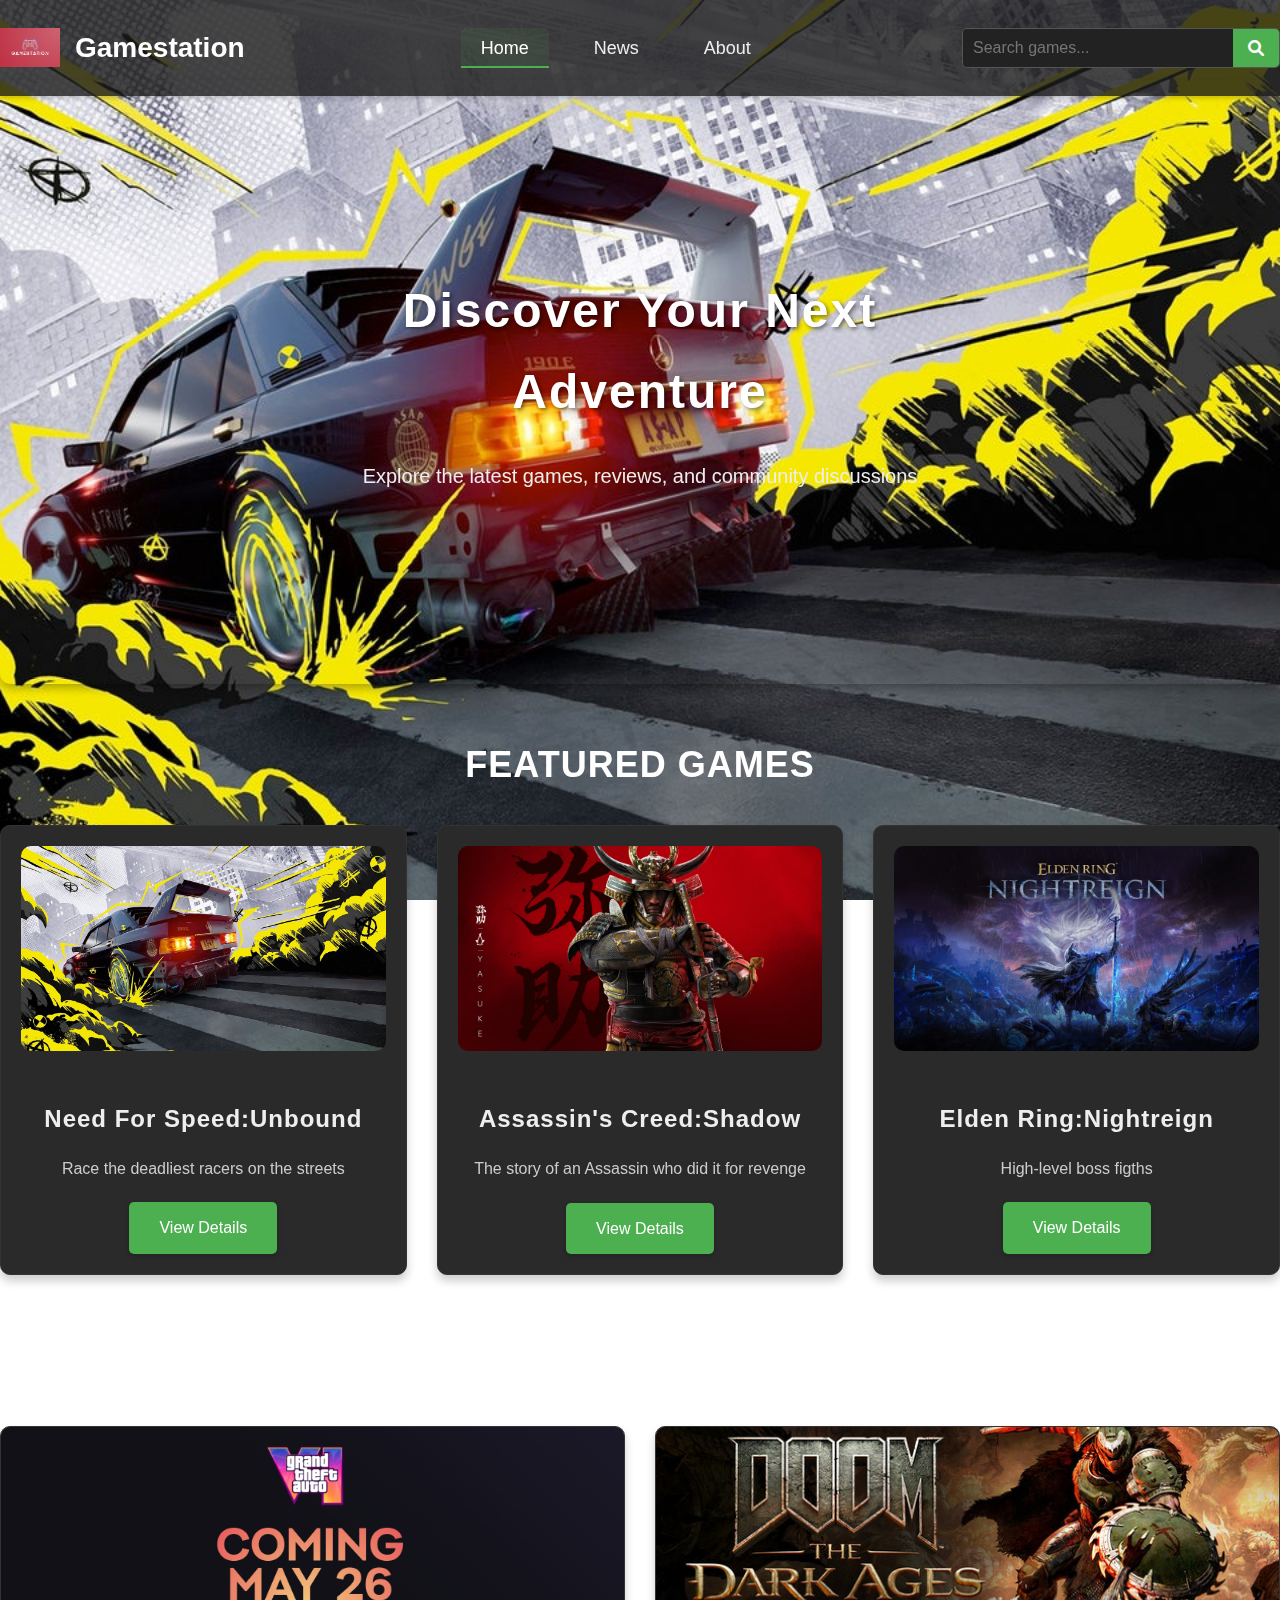
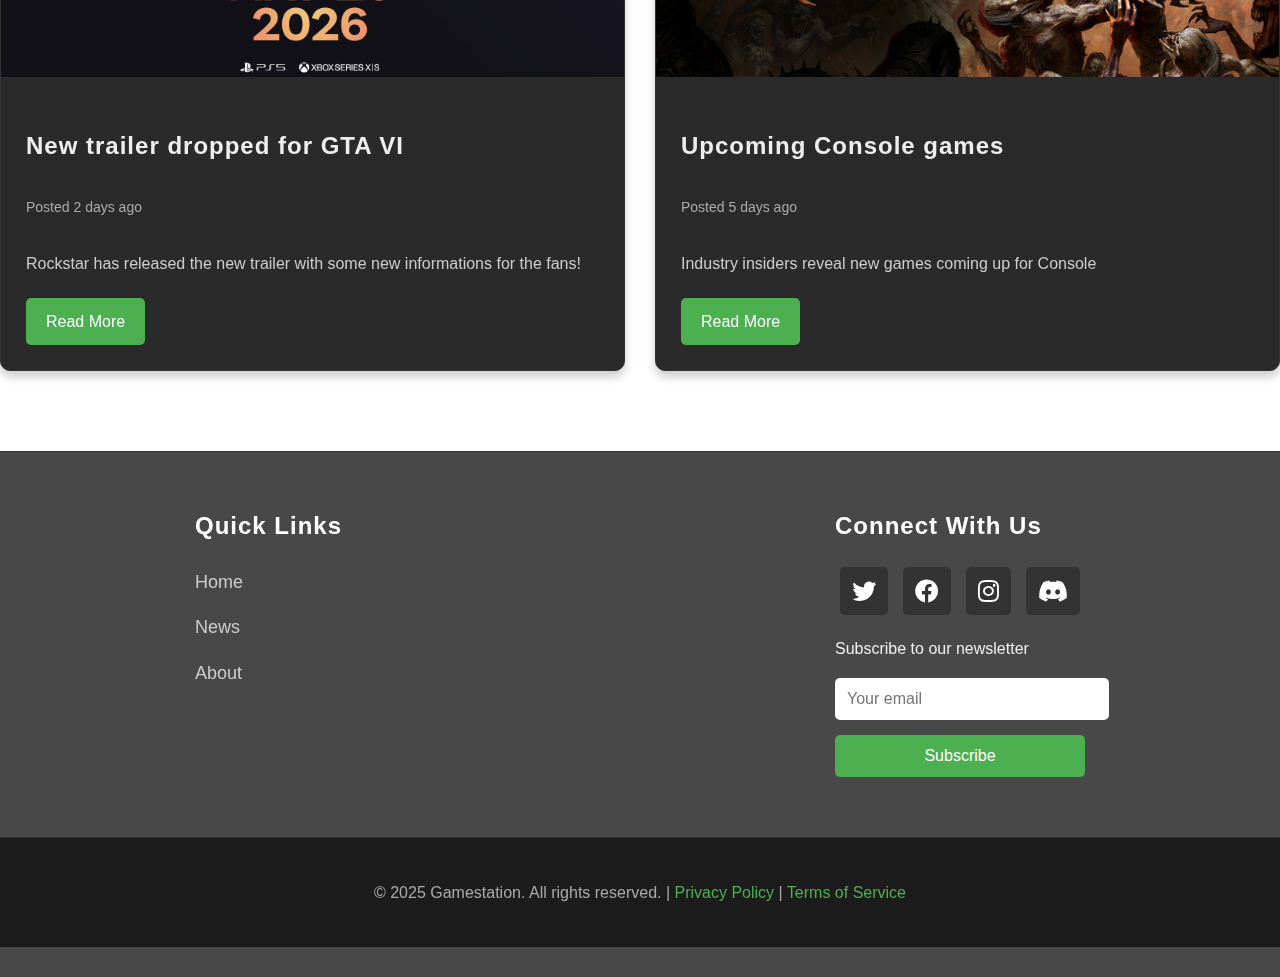
<file: index.html>
<!DOCTYPE html>
<html lang="en">
<head>
    <meta charset="UTF-8">
    <meta name="viewport" content="width=device-width, initial-scale=1.0">
    <title>Gamestation - Your Ultimate Gaming Portal</title>
    <link href="https://fonts.googleapis.com/css2?family=Poppins:wght@300;400;600;700&display=swap" rel="stylesheet">
    <link rel="stylesheet" href="https://cdnjs.cloudflare.com/ajax/libs/font-awesome/6.0.0-beta3/css/all.min.css">
    <link rel="stylesheet" href="style1.css">
</head>
<body>
    <div class="background-gallery">
        <img src="nfs.jpg" alt="Background Image 1" class="active">
        <img src="shadows.jpg" alt="Background Image 2">
        <img src="eldenring.jpg" alt="Background Image 3">
        <img src="gta6.png"alt="Background Image 4">
        <img src="doom.jpg" alt="Background Image 5">
        <img src="lastofus.jpg" alt="Background Image 6">
        <img src="Forza.jpg" alt="Background Image 7">
        <img src="godofwar.webp" alt="Background Image 7">
    </div>
    <header>
        <div class="logo">
            <img src="gamestation.png" alt="Gamestation Logo">
            <h1>Gamestation</h1>
        </div>
        <nav>
            <ul>
                <li><a href="index.html" class="active">Home</a></li>
                <li><a href="news.html">News</a></li>
                <li><a href="about.html">About</a></li>
            </ul>
        </nav>
        <div class="search-bar">
            <input type="text" placeholder="Search games...">
            <button><i class="fas fa-search"></i></button>
        </div>
    </header>

    <main>
        <section class="hero">
            <div class="hero-content">
                <h2>Discover Your Next Adventure</h2>
                <p>Explore the latest games, reviews, and community discussions</p>
            </div>
        </section>

        <section class="featured-games">
            <h2>Featured Games</h2>
            <div class="game-grid">
                <div class="game-card">
                    <img src="nfs.jpg" alt="Game Title">
                    <h3>Need For Speed:Unbound</h3>
                    <p>Race the deadliest racers on the streets</p>
                    <a href="nfsdetail.html" class="btn">View Details</a>
                </div>
                <div class="game-card">
                    <img src="shadows.jpg" alt="Game Title">
                    <h3>Assassin's Creed:Shadow</h3>
                    <p>The story of an Assassin who did it for revenge </p>
                    <a href="shadowdetail.html" class="btn">View Details</a>
                </div>
                <div class="game-card">
                    <img src="eldenring.jpg" alt="Game Title">
                    <h3>Elden Ring:Nightreign</h3>
                    <p>High-level boss figths </p>
                    <a href="eldendetail.html" class="btn">View Details</a>
                </div>
            </div>
        </section>

        <section class="latest-news">
            <h2>Latest Gaming News</h2>
            <div class="news-grid">
                <article class="news-card">
                    <img src="gta6.png" alt="News Image">
                    <div class="news-content">
                        <h3>New trailer dropped for GTA VI</h3>
                        <p class="meta">Posted 2 days ago</p>
                        <p>Rockstar has released the new trailer with some new informations for the fans!</p>
                        <a href="news.html" class="read-more">Read More</a>
                    </div>
                </article>
                <article class="news-card">
                    <img src="doom.jpg" alt="News Image">
                    <div class="news-content">
                        <h3>Upcoming Console games</h3>
                        <p class="meta">Posted 5 days ago</p>
                        <p>Industry insiders reveal new games coming up for Console</p>
                        <a href="news.html" class="read-more">Read More</a>
                    </div>
                </article>
            </div>
        </section>
    </main>

    <footer>
        <div class="footer-content">
            <div class="footer-section">
                <h3>Quick Links</h3>
                <ul>
                    <li><a href="#">Home</a></li>
                    <li><a href="news.html">News</a></li>
                    <li><a href="about.html">About</a></li>
                </ul>
            </div>
            <div class="footer-section">
                <h3>Connect With Us</h3>
                <div class="social-icons">
                    <a href="#"><i class="fab fa-twitter"></i></a>
                    <a href="#"><i class="fab fa-facebook"></i></a>
                    <a href="#"><i class="fab fa-instagram"></i></a>
                    <a href="#"><i class="fab fa-discord"></i></a>
                </div>
                <p>Subscribe to our newsletter</p>
                <form class="newsletter-form">
                    <input type="email" placeholder="Your email">
                    <button type="submit">Subscribe</button>
                </form>
            </div>
        </div>
        <div class="footer-bottom">
            <p>&copy; 2025 Gamestation. All rights reserved. | <a href="#">Privacy Policy</a> | <a href="#">Terms of Service</a></p>
        </div>
    </footer>

    <script>
        const images = document.querySelectorAll('.background-gallery img');
        let currentImageIndex = 0;
        const intervalTime = 5000; // 10 seconds

        function showNextImage() {
            images[currentImageIndex].classList.remove('active');
            currentImageIndex = (currentImageIndex + 1) % images.length;
            images[currentImageIndex].classList.add('active');
        }

        images[currentImageIndex].classList.add('active');
        setInterval(showNextImage, intervalTime);
    </script>
</body>
</html>
</file>
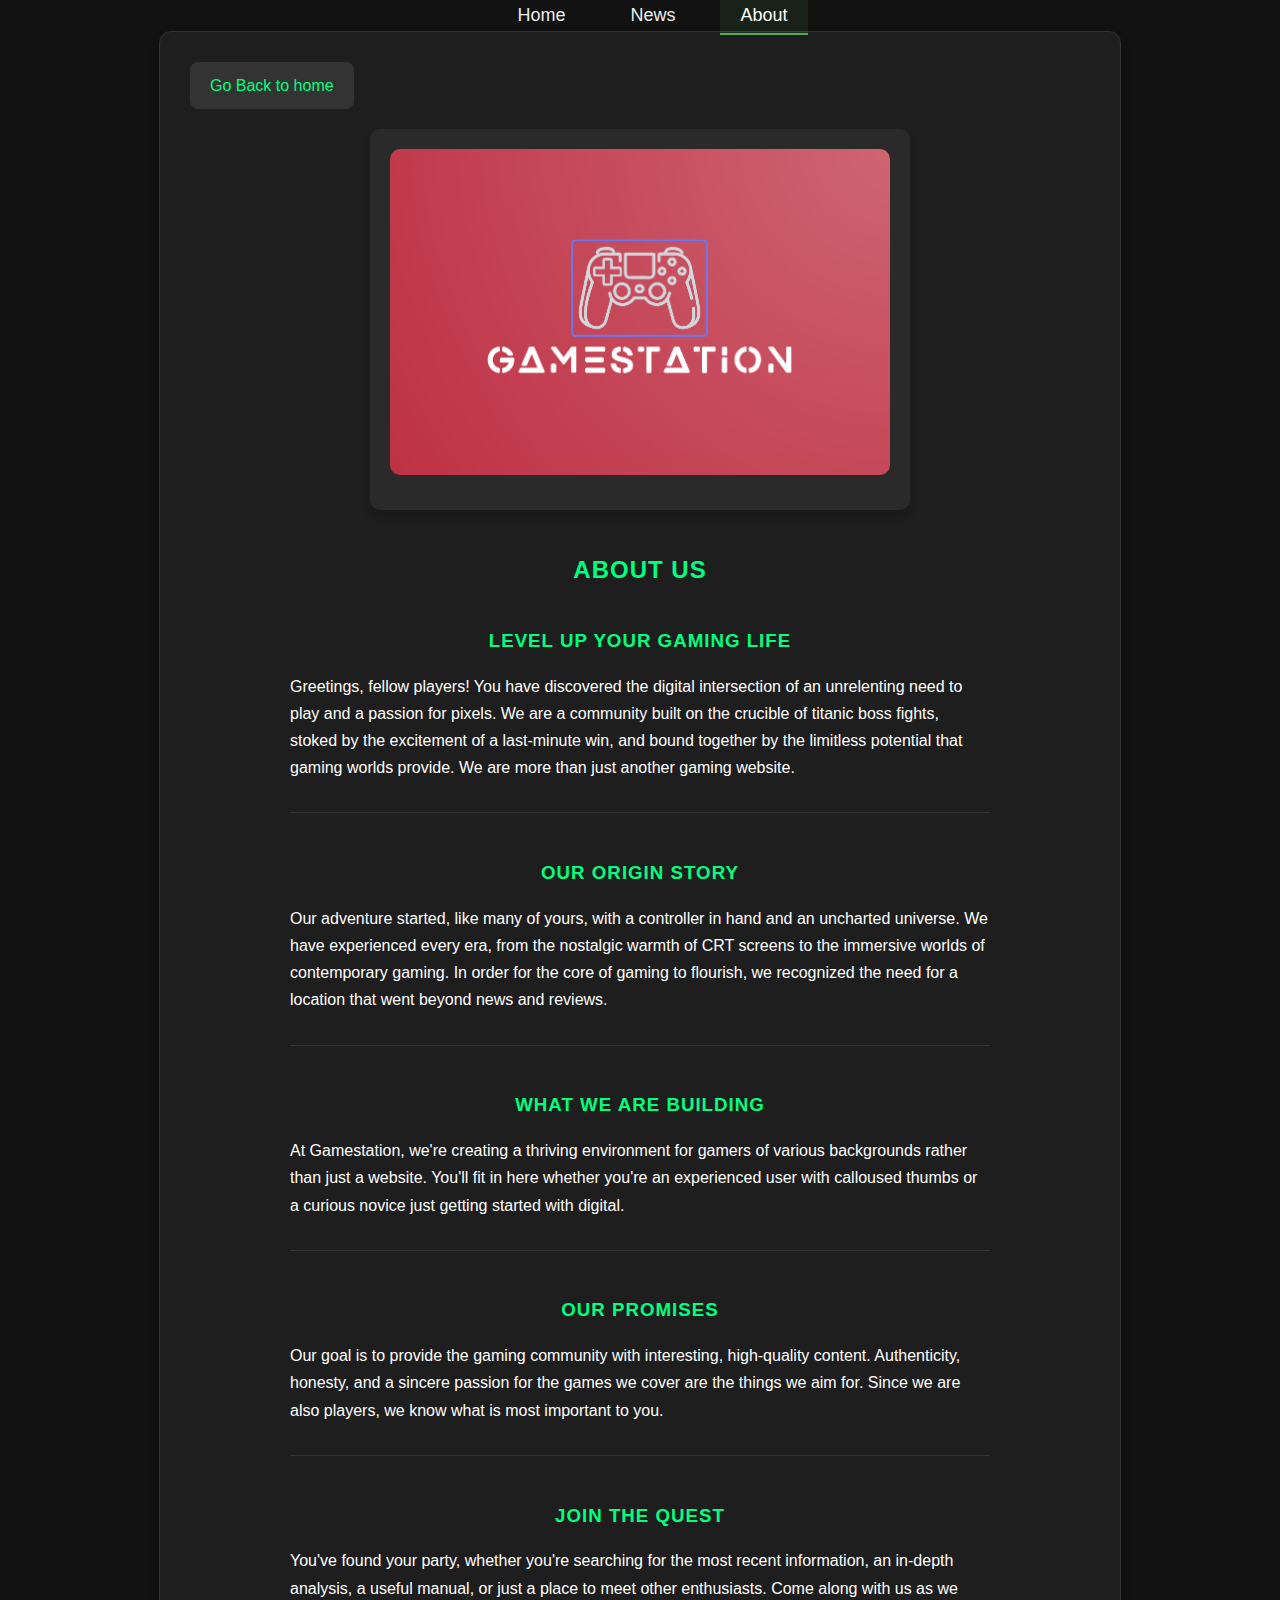
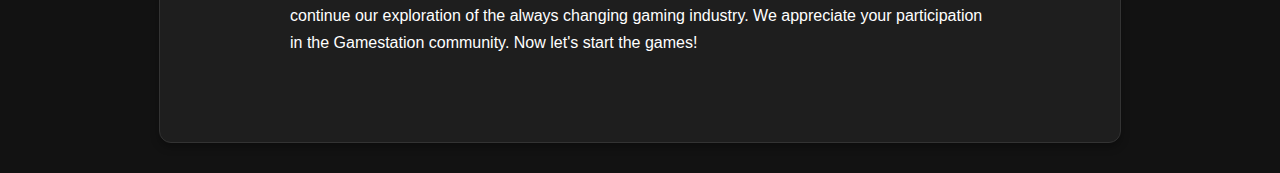
<file: about.html>
<!DOCTYPE html>
<html lang="en">
<head>
    <meta charset="UTF-8">
    <meta name="viewport" content="width=device-width, initial-scale=1.0">
    <title>About Us</title>
    <link rel="stylesheet" href="style6.css">
</head>
<body>
       <nav>
            <ul>
                <li><a href="index.html">Home</a></li>
                <li><a href="news.html">News</a></li>
                <li><a href="about.html" class="active">About</a></li>
            </ul>
        </nav>

    <div class="game-info">
        <div class="back-button-container">
            <a href="index.html" class="back-button">Go Back to home</a>
        </div>
        <div class="game-card">
            <img src="gamestation.png" alt="gamestation" class="game-image">
        </div>
        <h2>ABOUT US</h2>

        <section>
            <h3>Level up your gaming life</h3>
            <p>Greetings, fellow players!  You have discovered the digital intersection of an unrelenting need to play and a passion for pixels.  We are a community built on the crucible of titanic boss fights, stoked by the excitement of a last-minute win, and bound together by the limitless potential that gaming worlds provide. We are more than just another gaming website.</p>
        </section>

         <section>
            <h3>Our origin story</h3>
            <p>Our adventure started, like many of yours, with a controller in hand and an uncharted universe.  We have experienced every era, from the nostalgic warmth of CRT screens to the immersive worlds of contemporary gaming.  In order for the core of gaming to flourish, we recognized the need for a location that went beyond news and reviews.</p>
        </section>

         <section>
            <h3>What we are building</h3>
            <p>At Gamestation, we're creating a thriving environment for gamers of various backgrounds rather than just a website.  You'll fit in here whether you're an experienced user with calloused thumbs or a curious novice just getting started with digital.</p>
        </section>

        <section>
            <h3>Our Promises</h3>
            <p>Our goal is to provide the gaming community with interesting, high-quality content.  Authenticity, honesty, and a sincere passion for the games we cover are the things we aim for.  Since we are also players, we know what is most important to you.</p>
        </section>

        <section>
            <h3>Join the Quest</h3>
            <p>You've found your party, whether you're searching for the most recent information, an in-depth analysis, a useful manual, or just a place to meet other enthusiasts.  Come along with us as we continue our exploration of the always changing gaming industry.

               We appreciate your participation in the Gamestation community.  Now let's start the games!</p>
        </section>

</body>
</html>
</file>
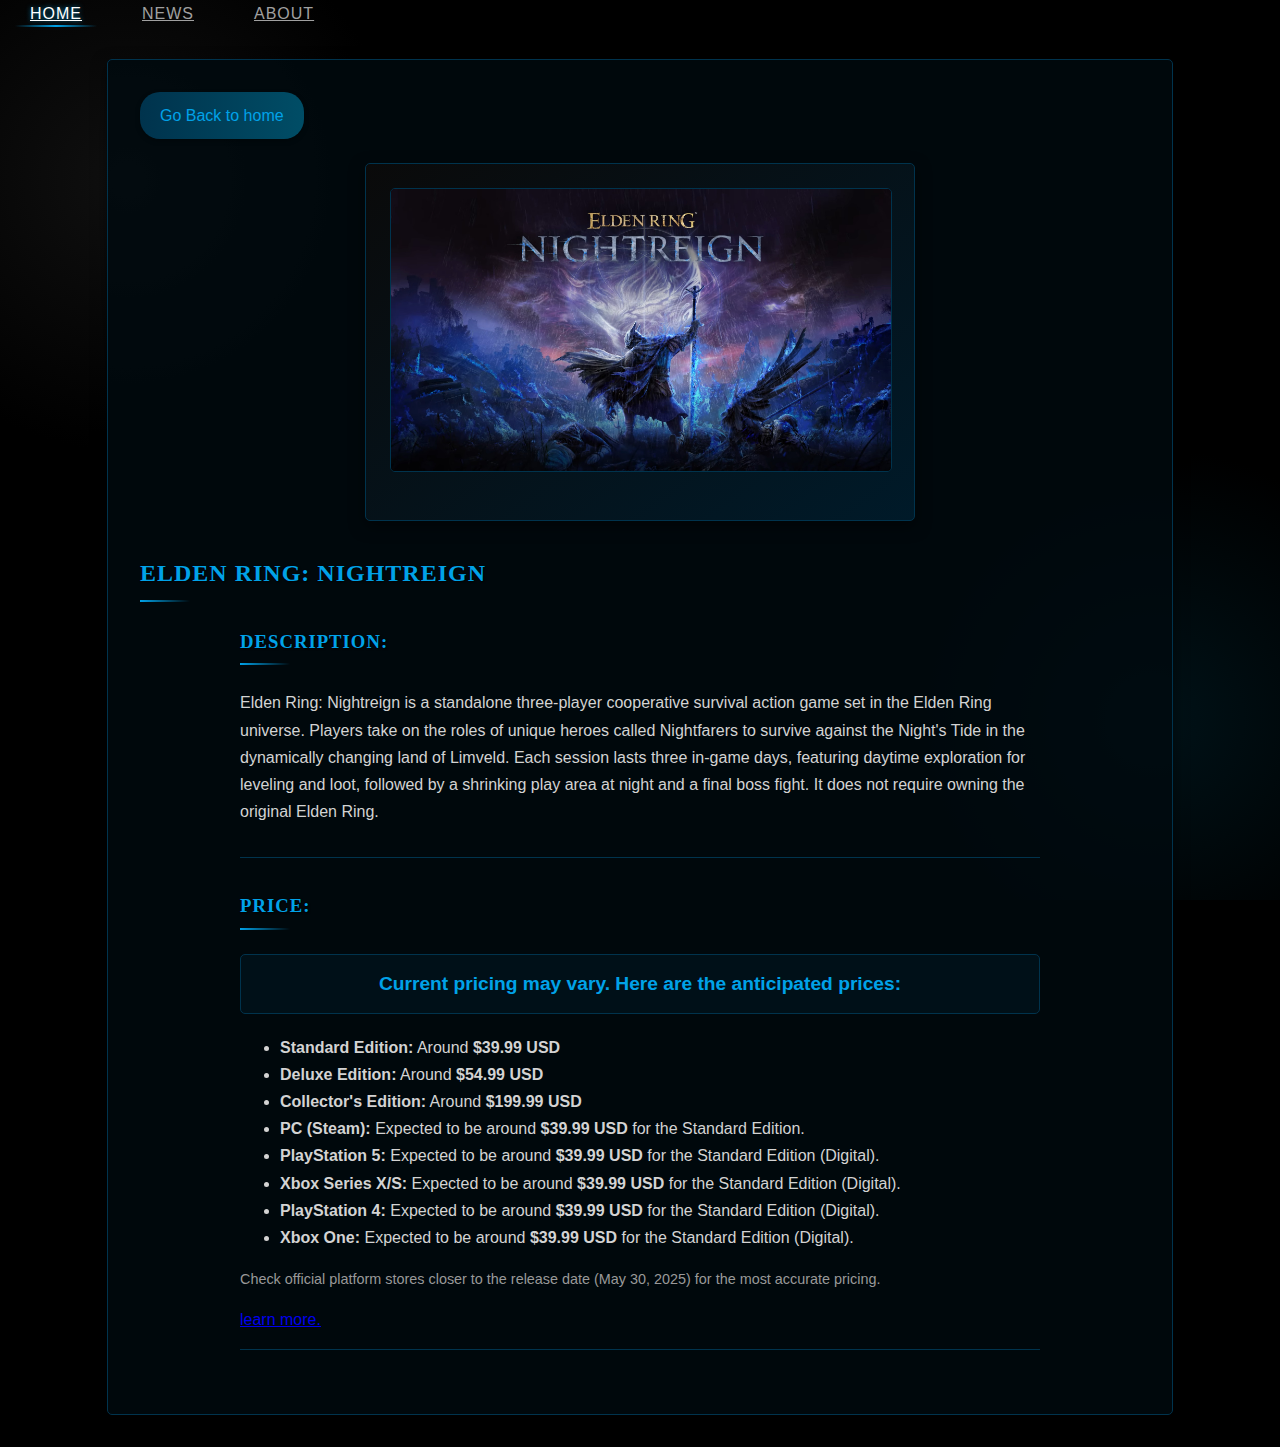
<file: eldendetail.html>
<!DOCTYPE html>
<html lang="en">
<head>
    <meta charset="UTF-8">
    <meta name="viewport" content="width=device-width, initial-scale=1.0">
    <title>Elden Ring: Nightreign Details</title>
    <link rel="stylesheet" href="style4.css">
</head>
<body>
     <nav>
            <ul>
                <li><a href="index.html" class="active">Home</a></li>
                <li><a href="news.html">News</a></li>
                <li><a href="about.html">About</a></li>
            </ul>
        </nav>

    <div class="game-info">
        <div class="back-button-container">
            <a href="index.html" class="back-button">Go Back to home</a>
        </div>
        <div class="game-card">
            <img src="eldenring.jpg" alt="Elden Ring: Nightreign" class="game-image">
        </div>
        <h2>Elden Ring: Nightreign</h2>

        <section>
            <h3>Description:</h3>
            <p>Elden Ring: Nightreign is a standalone three-player cooperative survival action game set in the Elden Ring universe. Players take on the roles of unique heroes called Nightfarers to survive against the Night's Tide in the dynamically changing land of Limveld. Each session lasts three in-game days, featuring daytime exploration for leveling and loot, followed by a shrinking play area at night and a final boss fight. It does not require owning the original Elden Ring.</p>
        </section>

        <section>
            <h3>Price:</h3>
            <p class="price-info">Current pricing may vary. Here are the anticipated prices:</p>
            <ul>
                <li><strong>Standard Edition:</strong> Around <strong>$39.99 USD</strong></li>
                <li><strong>Deluxe Edition:</strong> Around <strong>$54.99 USD</strong></li>
                <li><strong>Collector's Edition:</strong> Around <strong>$199.99 USD</strong></li>
                <li><strong>PC (Steam):</strong> Expected to be around <strong>$39.99 USD</strong> for the Standard Edition.</li>
                <li><strong>PlayStation 5:</strong> Expected to be around <strong>$39.99 USD</strong> for the Standard Edition (Digital).</li>
                <li><strong>Xbox Series X/S:</strong> Expected to be around <strong>$39.99 USD</strong> for the Standard Edition (Digital).</li>
                <li><strong>PlayStation 4:</strong> Expected to be around <strong>$39.99 USD</strong> for the Standard Edition (Digital).</li>
                <li><strong>Xbox One:</strong> Expected to be around <strong>$39.99 USD</strong> for the Standard Edition (Digital).</li>
            </ul>
            <p style="color: #999; font-size: 0.9em; margin-top: 10px;">Check official platform stores closer to the release date (May 30, 2025) for the most accurate pricing.</p><a href="https://en.bandainamcoent.eu/elden-ring/elden-ring-nightreign">learn more.</a>
        </section>
    </div>

</body>
</html>
</file>
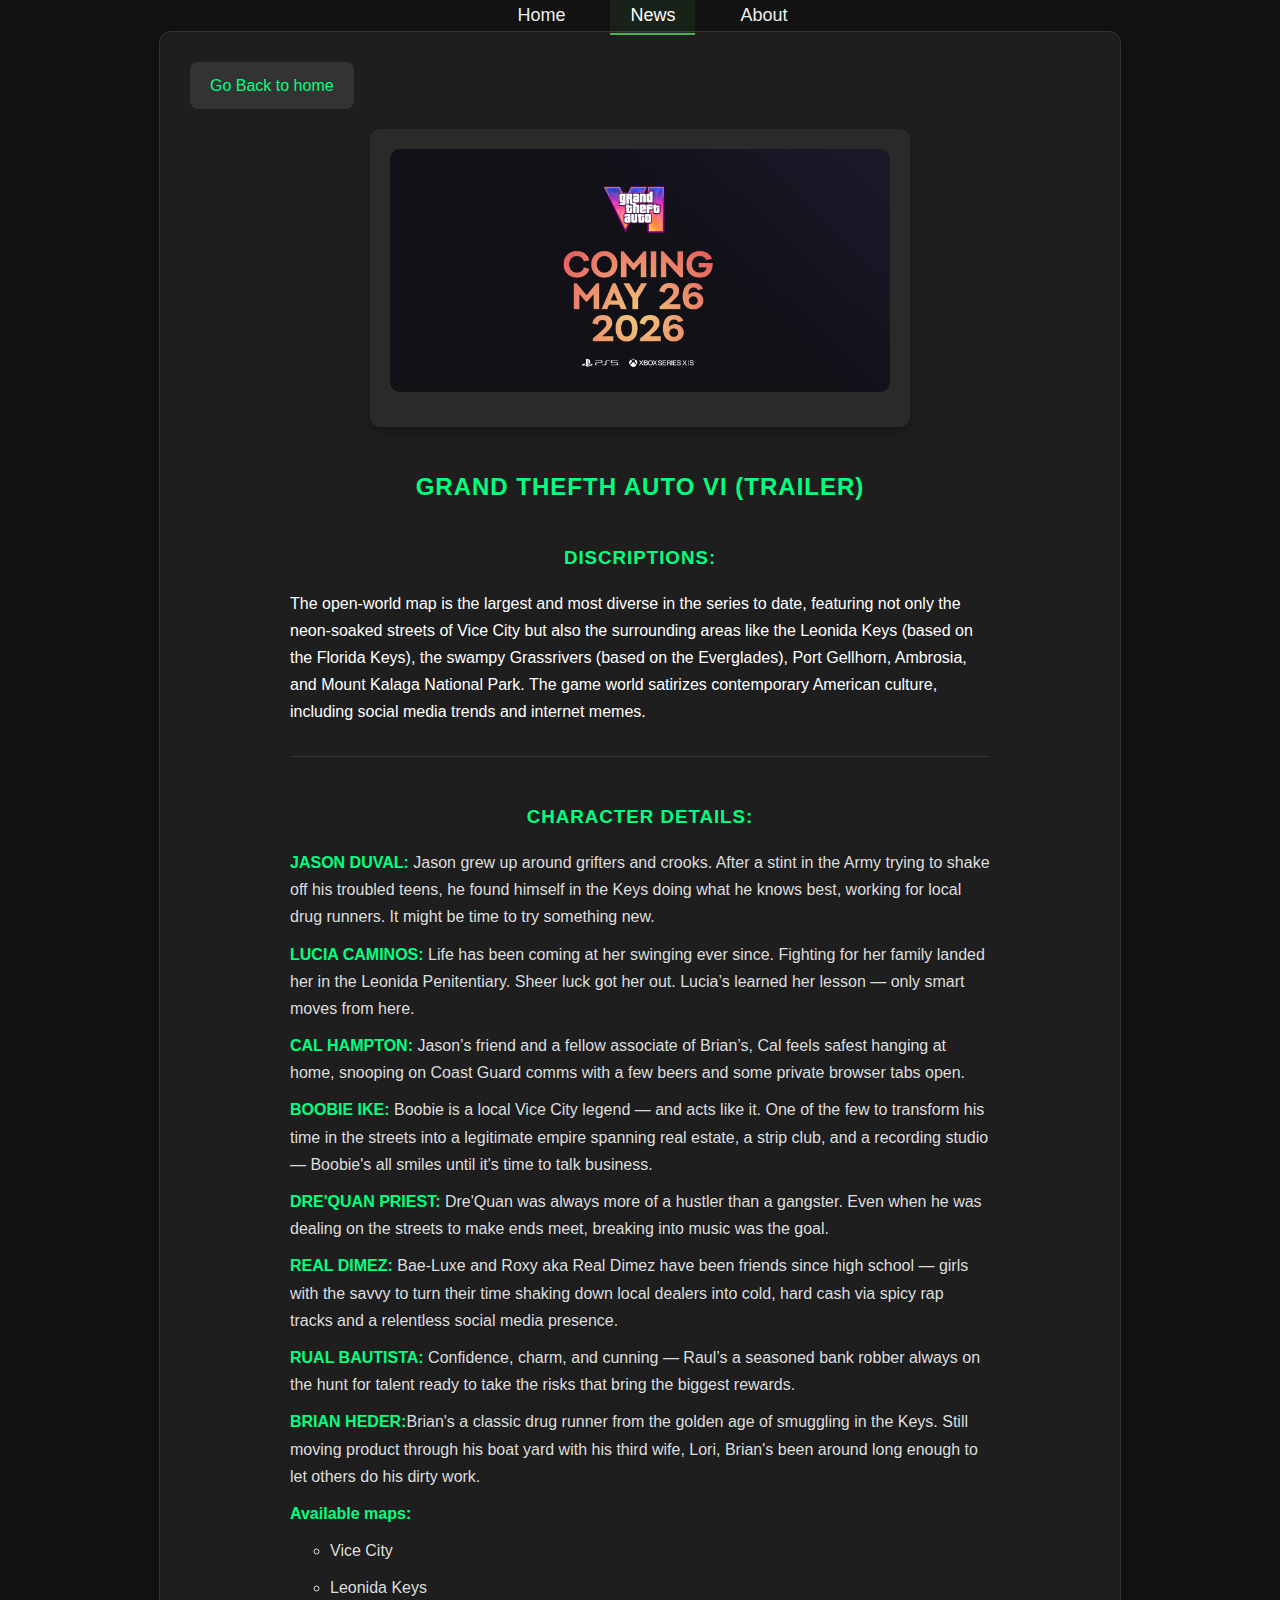
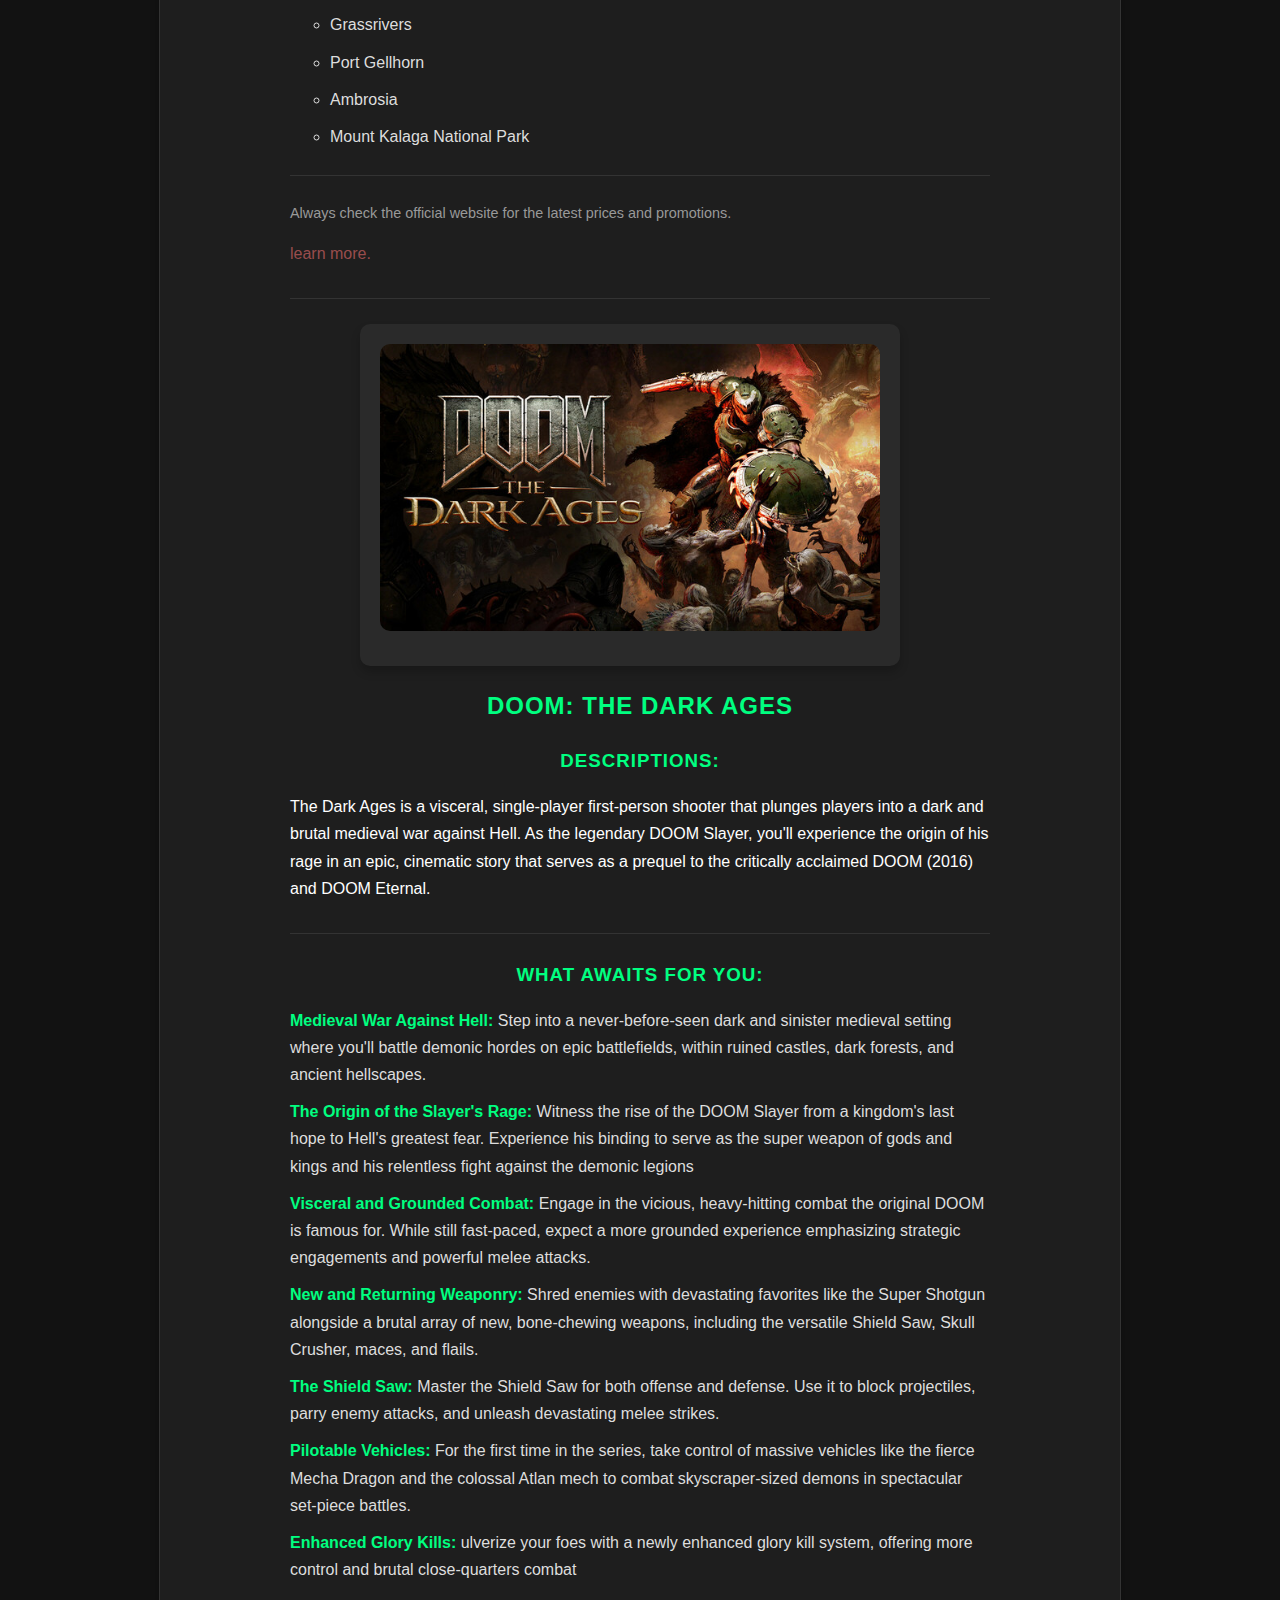
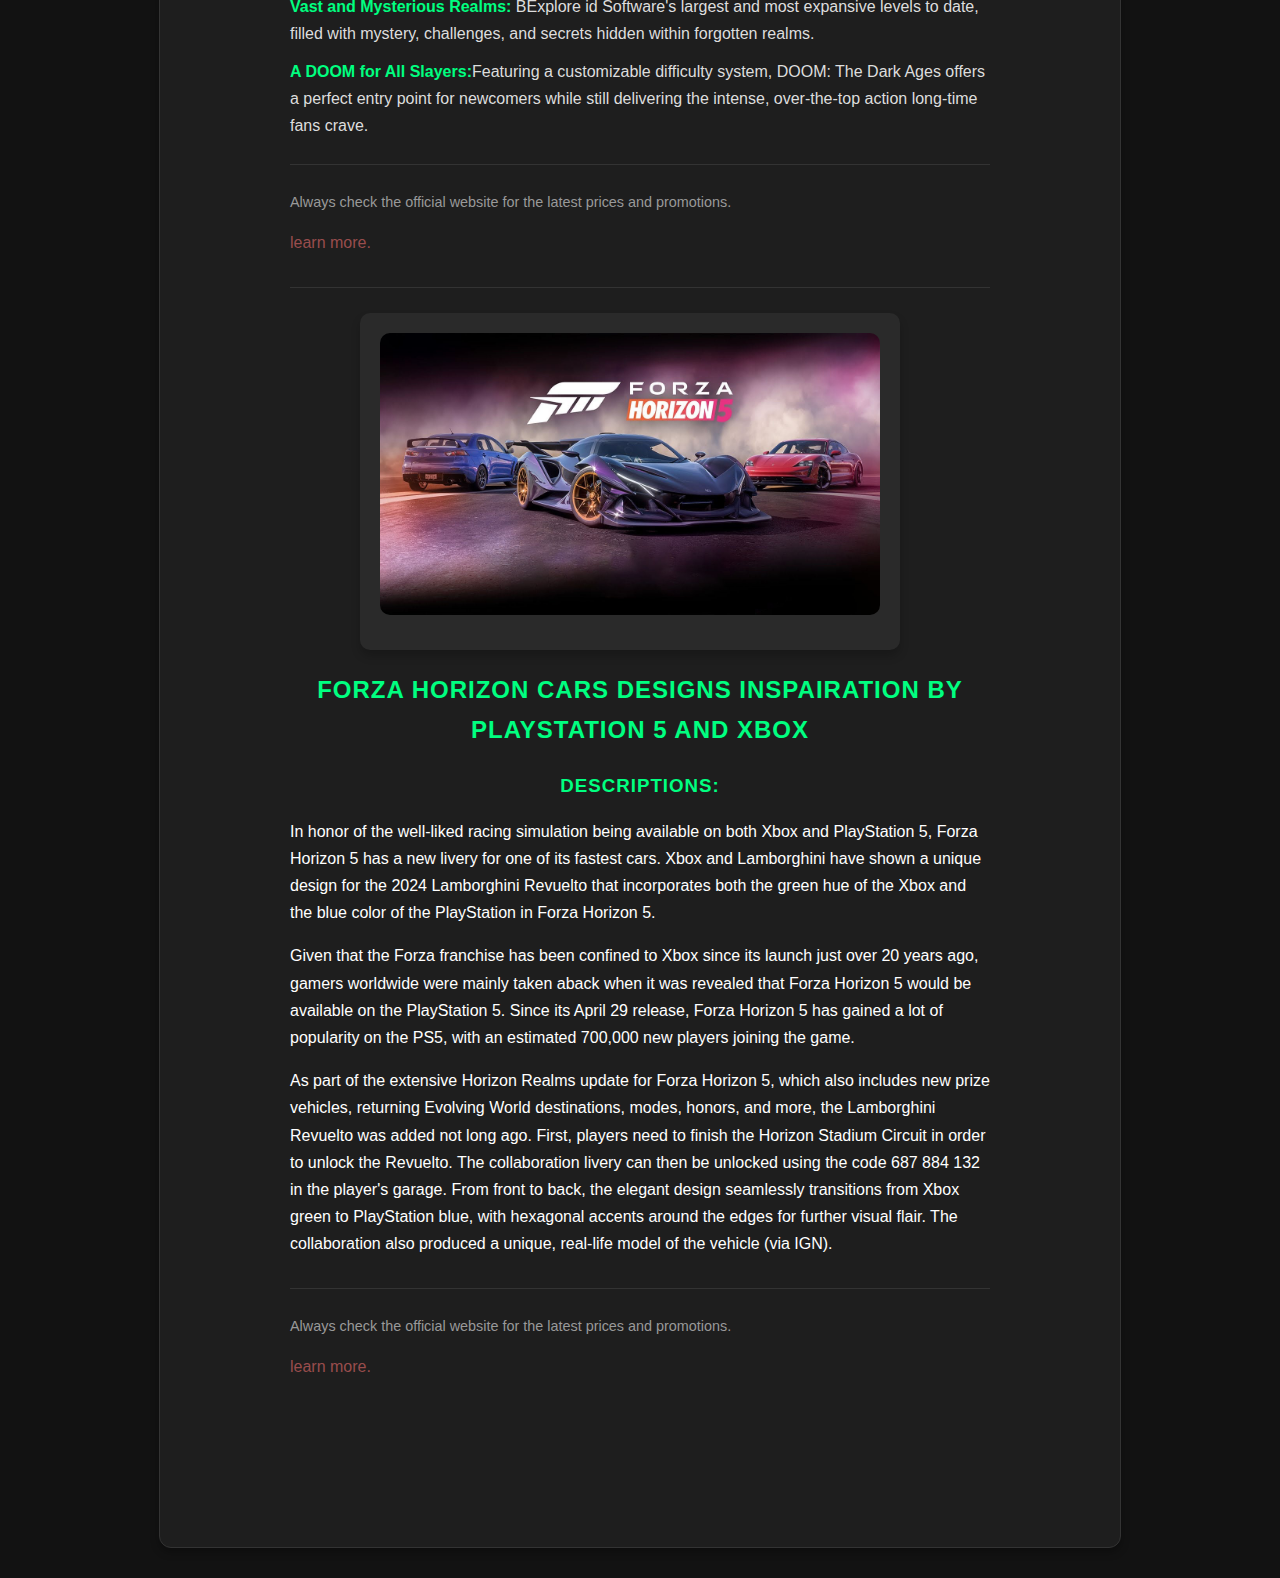
<file: news.html>
<!DOCTYPE html>
<html lang="en">
<head>
    <meta charset="UTF-8">
    <meta name="viewport" content="width=device-width, initial-scale=1.0">
    <title>News</title>
    <link rel="stylesheet" href="style5.css">
</head>
<body>
       <nav>
            <ul>
                <li><a href="index.html">Home</a></li>
                <li><a href="news.html" class="active">News</a></li>
                <li><a href="about.html">About</a></li>
            </ul>
        </nav>

    <div class="game-info">
        <div class="back-button-container">
            <a href="index.html" class="back-button">Go Back to home</a>
        </div>
        <div class="game-card">
            <img src="gta6.png" alt="GTA6" class="game-image">
        </div>
        <h2>Grand Thefth Auto VI (trailer)</h2>

        <section>
            <h3>Discriptions:</h3>
            <p>The open-world map is the largest and most diverse in the series to date, featuring not only the neon-soaked streets of Vice City but also the surrounding areas like the Leonida Keys (based on the Florida Keys), the swampy Grassrivers (based on the Everglades), Port Gellhorn, Ambrosia, and Mount Kalaga National Park. The game world satirizes contemporary American culture, including social media trends and internet memes.</p>
        </section>

        <section>
            <h3>Character Details:</h3>
            <ul class="details-list">
                <li><strong>JASON DUVAL:</strong> Jason grew up around grifters and crooks. After a stint in the Army trying to shake off his troubled teens, he found himself in the Keys doing what he knows best, working for local drug runners. It might be time to try something new.</li>
                <li><strong>LUCIA CAMINOS:</strong> Life has been coming at her swinging ever since. Fighting for her family landed her in the Leonida Penitentiary. Sheer luck got her out. Lucia’s learned her lesson — only smart moves from here.</li>
                <li><strong>CAL HAMPTON:</strong> Jason’s friend and a fellow associate of Brian’s, Cal feels safest hanging at home, snooping on Coast Guard comms with a few beers and some private browser tabs open.</li>
                <li><strong>BOOBIE IKE:</strong> Boobie is a local Vice City legend — and acts like it. One of the few to transform his time in the streets into a legitimate empire spanning real estate, a strip club, and a recording studio — Boobie's all smiles until it's time to talk business.</li>
                <li><strong>DRE'QUAN PRIEST:</strong> Dre'Quan was always more of a hustler than a gangster. Even when he was dealing on the streets to make ends meet, breaking into music was the goal.</li>
                <li><strong>REAL DIMEZ:</strong> Bae-Luxe and Roxy aka Real Dimez have been friends since high school — girls with the savvy to turn their time shaking down local dealers into cold, hard cash via spicy rap tracks and a relentless social media presence.</li>
                <li><strong>RUAL BAUTISTA:</strong> Confidence, charm, and cunning — Raul’s a seasoned bank robber always on the hunt for talent ready to take the risks that bring the biggest rewards.</li>
                <li><strong>BRIAN HEDER:</strong>Brian's a classic drug runner from the golden age of smuggling in the Keys. Still moving product through his boat yard with his third wife, Lori, Brian's been around long enough to let others do his dirty work.</li>
                <li><strong>Available maps:</strong></li>
                    <ul>
                        <li>Vice City</li>
                        <li>Leonida Keys</li>
                        <li>Grassrivers</li>
                        <li>Port Gellhorn</li>
                        <li>Ambrosia</li>
                        <li>Mount Kalaga National Park</li>
                    </ul>
                </li>
            <section></section><p style="color: #999; font-size: 0.9em; margin-top: 10px;">Always check the official website for the latest prices and promotions.</p><a href="https://www.rockstargames.com/VI">learn more.</a></p>
            </ul>
        </section>

        <section>
            <div class="game-card2">
            <img src="doom.jpg" alt="doom" class="game-image">
        </div>
        <h2>DOOM: The Dark ages</h2>

        <section>
            <h3>Descriptions:</h3>
            <p>The Dark Ages is a visceral, single-player first-person shooter that plunges players into a dark and brutal medieval war against Hell. As the legendary DOOM Slayer, you'll experience the origin of his rage in an epic, cinematic story that serves as a prequel to the critically acclaimed DOOM (2016) and DOOM Eternal.</p>
        </section>

        <section>
            <h3>What awaits for you:</h3>
            <ul class="details-list">
                <li><strong>Medieval War Against Hell:</strong> Step into a never-before-seen dark and sinister medieval setting where you'll battle demonic hordes on epic battlefields, within ruined castles, dark forests, and ancient hellscapes.</li>
                <li><strong>The Origin of the Slayer's Rage:</strong> Witness the rise of the DOOM Slayer from a kingdom's last hope to Hell's greatest fear. Experience his binding to serve as the super weapon of gods and kings and his relentless fight against the demonic legions</li>
                <li><strong>Visceral and Grounded Combat:</strong> Engage in the vicious, heavy-hitting combat the original DOOM is famous for. While still fast-paced, expect a more grounded experience emphasizing strategic engagements and powerful melee attacks.</li>
                <li><strong>New and Returning Weaponry:</strong> Shred enemies with devastating favorites like the Super Shotgun alongside a brutal array of new, bone-chewing weapons, including the versatile Shield Saw, Skull Crusher, maces, and flails.</li>
                <li><strong>The Shield Saw:</strong> Master the Shield Saw for both offense and defense. Use it to block projectiles, parry enemy attacks, and unleash devastating melee strikes.</li>
                <li><strong>Pilotable Vehicles:</strong> For the first time in the series, take control of massive vehicles like the fierce Mecha Dragon and the colossal Atlan mech to combat skyscraper-sized demons in spectacular set-piece battles.</li>
                <li><strong>Enhanced Glory Kills:</strong> ulverize your foes with a newly enhanced glory kill system, offering more control and brutal close-quarters combat</li>
                <li><strong>Vast and Mysterious Realms: </strong>BExplore id Software's largest and most expansive levels to date, filled with mystery, challenges, and secrets hidden within forgotten realms.</li>
                <li><strong>A DOOM for All Slayers:</strong>Featuring a customizable difficulty system, DOOM: The Dark Ages offers a perfect entry point for newcomers while still delivering the intense, over-the-top action long-time fans crave.</li>
                </li>
                <section></section><p style="color: #999; font-size: 0.9em; margin-top: 10px;">Always check the official website for the latest prices and promotions.</p><a href="https://doom.bethesda.net/en-US/the-dark-ages">learn more.</a></p>
            </ul>
        </section>

         <section>
            <div class="game-card2">
            <img src="Forza.jpg" alt="Forza" class="game-image">
        </div>
        <h2>Forza Horizon Cars designs inspairation by PlayStation 5 and Xbox</h2>

        <section>
            <h3>Descriptions:</h3>
            <p>In honor of the well-liked racing simulation being available on both Xbox and PlayStation 5, Forza Horizon 5 has a new livery for one of its fastest cars.  Xbox and Lamborghini have shown a unique design for the 2024 Lamborghini Revuelto that incorporates both the green hue of the Xbox and the blue color of the PlayStation in Forza Horizon 5.</p>
           <p>Given that the Forza franchise has been confined to Xbox since its launch just over 20 years ago, gamers worldwide were mainly taken aback when it was revealed that Forza Horizon 5 would be available on the PlayStation 5.  Since its April 29 release, Forza Horizon 5 has gained a lot of popularity on the PS5, with an estimated 700,000 new players joining the game.</p>
           <p>As part of the extensive Horizon Realms update for Forza Horizon 5, which also includes new prize vehicles, returning Evolving World destinations, modes, honors, and more, the Lamborghini Revuelto was added not long ago.  First, players need to finish the Horizon Stadium Circuit in order to unlock the Revuelto.  The collaboration livery can then be unlocked using the code 687 884 132 in the player's garage.  From front to back, the elegant design seamlessly transitions from Xbox green to PlayStation blue, with hexagonal accents around the edges for further visual flair.  The collaboration also produced a unique, real-life model of the vehicle (via IGN).</p>
                <section></section><p style="color: #999; font-size: 0.9em; margin-top: 10px;">Always check the official website for the latest prices and promotions.</p><a href="https://forza.net/horizon">learn more.</a></p>
            </ul>
        </section>

</body>
</html>
</file>
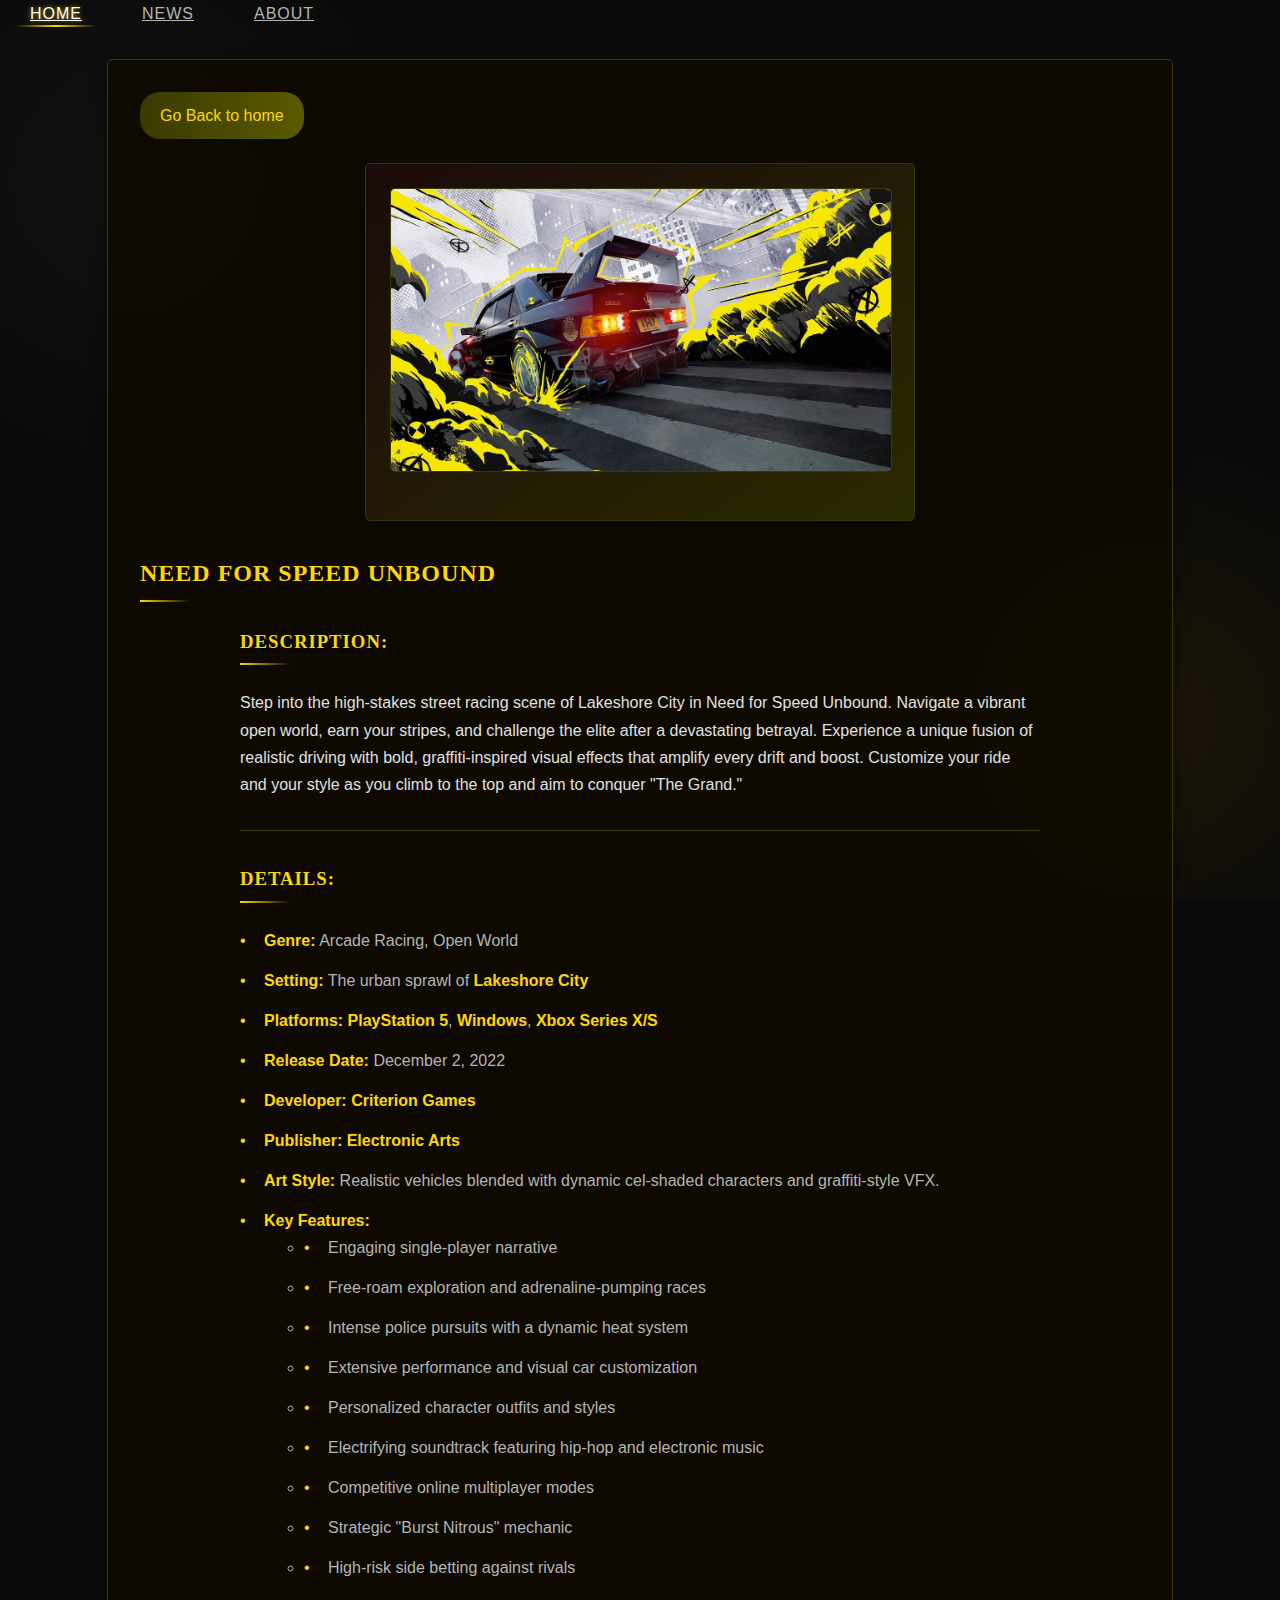
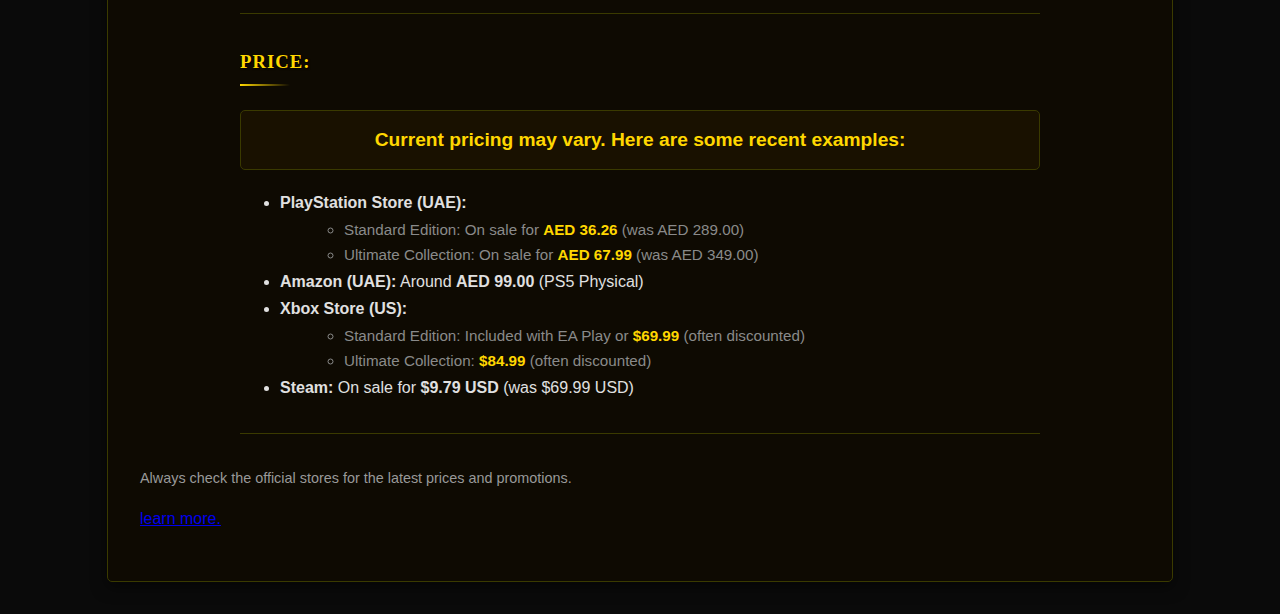
<file: nfsdetail.html>
<!DOCTYPE html>
<html lang="en">
<head>
    <meta charset="UTF-8">
    <meta name="viewport" content="width=device-width, initial-scale=1.0">
    <title>Need for Speed Unbound Details</title>
    <link rel="stylesheet" href="style2.css">
</head>
<body>
       <nav>
            <ul>
                <li><a href="index.html" class="active">Home</a></li>
                <li><a href="news.html">News</a></li>
                <li><a href="about.html">About</a></li>
            </ul>
        </nav>

    <div class="game-info">
        <div class="back-button-container">
            <a href="index.html" class="back-button">Go Back to home</a>
        </div>
        <div class="game-card">
            <img src="nfs.jpg" alt="Need for Speed Unbound" class="game-image">
        </div>
        <h2>Need for Speed Unbound</h2>

        <section>
            <h3>Description:</h3>
            <p>Step into the high-stakes street racing scene of Lakeshore City in Need for Speed Unbound. Navigate a vibrant open world, earn your stripes, and challenge the elite after a devastating betrayal. Experience a unique fusion of realistic driving with bold, graffiti-inspired visual effects that amplify every drift and boost. Customize your ride and your style as you climb to the top and aim to conquer "The Grand."</p>
        </section>

        <section>
            <h3>Details:</h3>
            <ul class="details-list">
                <li><strong>Genre:</strong> Arcade Racing, Open World</li>
                <li><strong>Setting:</strong> The urban sprawl of <strong>Lakeshore City</strong></li>
                <li><strong>Platforms:</strong> <strong>PlayStation 5</strong>, <strong>Windows</strong>, <strong>Xbox Series X/S</strong></li>
                <li><strong>Release Date:</strong> December 2, 2022</li>
                <li><strong>Developer:</strong> <strong>Criterion Games</strong></li>
                <li><strong>Publisher:</strong> <strong>Electronic Arts</strong></li>
                <li><strong>Art Style:</strong> Realistic vehicles blended with dynamic cel-shaded characters and graffiti-style VFX.</li>
                <li><strong>Key Features:</strong>
                    <ul>
                        <li>Engaging single-player narrative</li>
                        <li>Free-roam exploration and adrenaline-pumping races</li>
                        <li>Intense police pursuits with a dynamic heat system</li>
                        <li>Extensive performance and visual car customization</li>
                        <li>Personalized character outfits and styles</li>
                        <li>Electrifying soundtrack featuring hip-hop and electronic music</li>
                        <li>Competitive online multiplayer modes</li>
                        <li>Strategic "Burst Nitrous" mechanic</li>
                        <li>High-risk side betting against rivals</li>
                    </ul>
                </li>
            </ul>
        </section>

        <section>
            <h3>Price:</h3>
            <p class="price-info">Current pricing may vary. Here are some recent examples:</p>
            <ul>
                <li><strong>PlayStation Store (UAE):</strong>
                    <ul class="platform-price">
                        <li>Standard Edition: On sale for <strong>AED 36.26</strong> (was AED 289.00)</li>
                        <li>Ultimate Collection: On sale for <strong>AED 67.99</strong> (was AED 349.00)</li>
                    </ul>
                </li>
                <li><strong>Amazon (UAE):</strong> Around <strong>AED 99.00</strong> (PS5 Physical)</li>
                <li><strong>Xbox Store (US):</strong>
                    <ul class="platform-price">
                        <li>Standard Edition: Included with EA Play or <strong>$69.99</strong> (often discounted)</li>
                        <li>Ultimate Collection: <strong>$84.99</strong> (often discounted)</li>
                    </ul>
                </li>
                <li><strong>Steam:</strong> On sale for <strong>$9.79 USD</strong> (was $69.99 USD)</li>
            </ul>
      </section>
           <p style="color: #999; font-size: 0.9em; margin-top: 10px;">Always check the official stores for the latest prices and promotions.</p><a href="https://www.ea.com/games/need-for-speed/need-for-speed-unbound">learn more.</a></p>
        </section>
    </div>

</body>
</html>
</file>
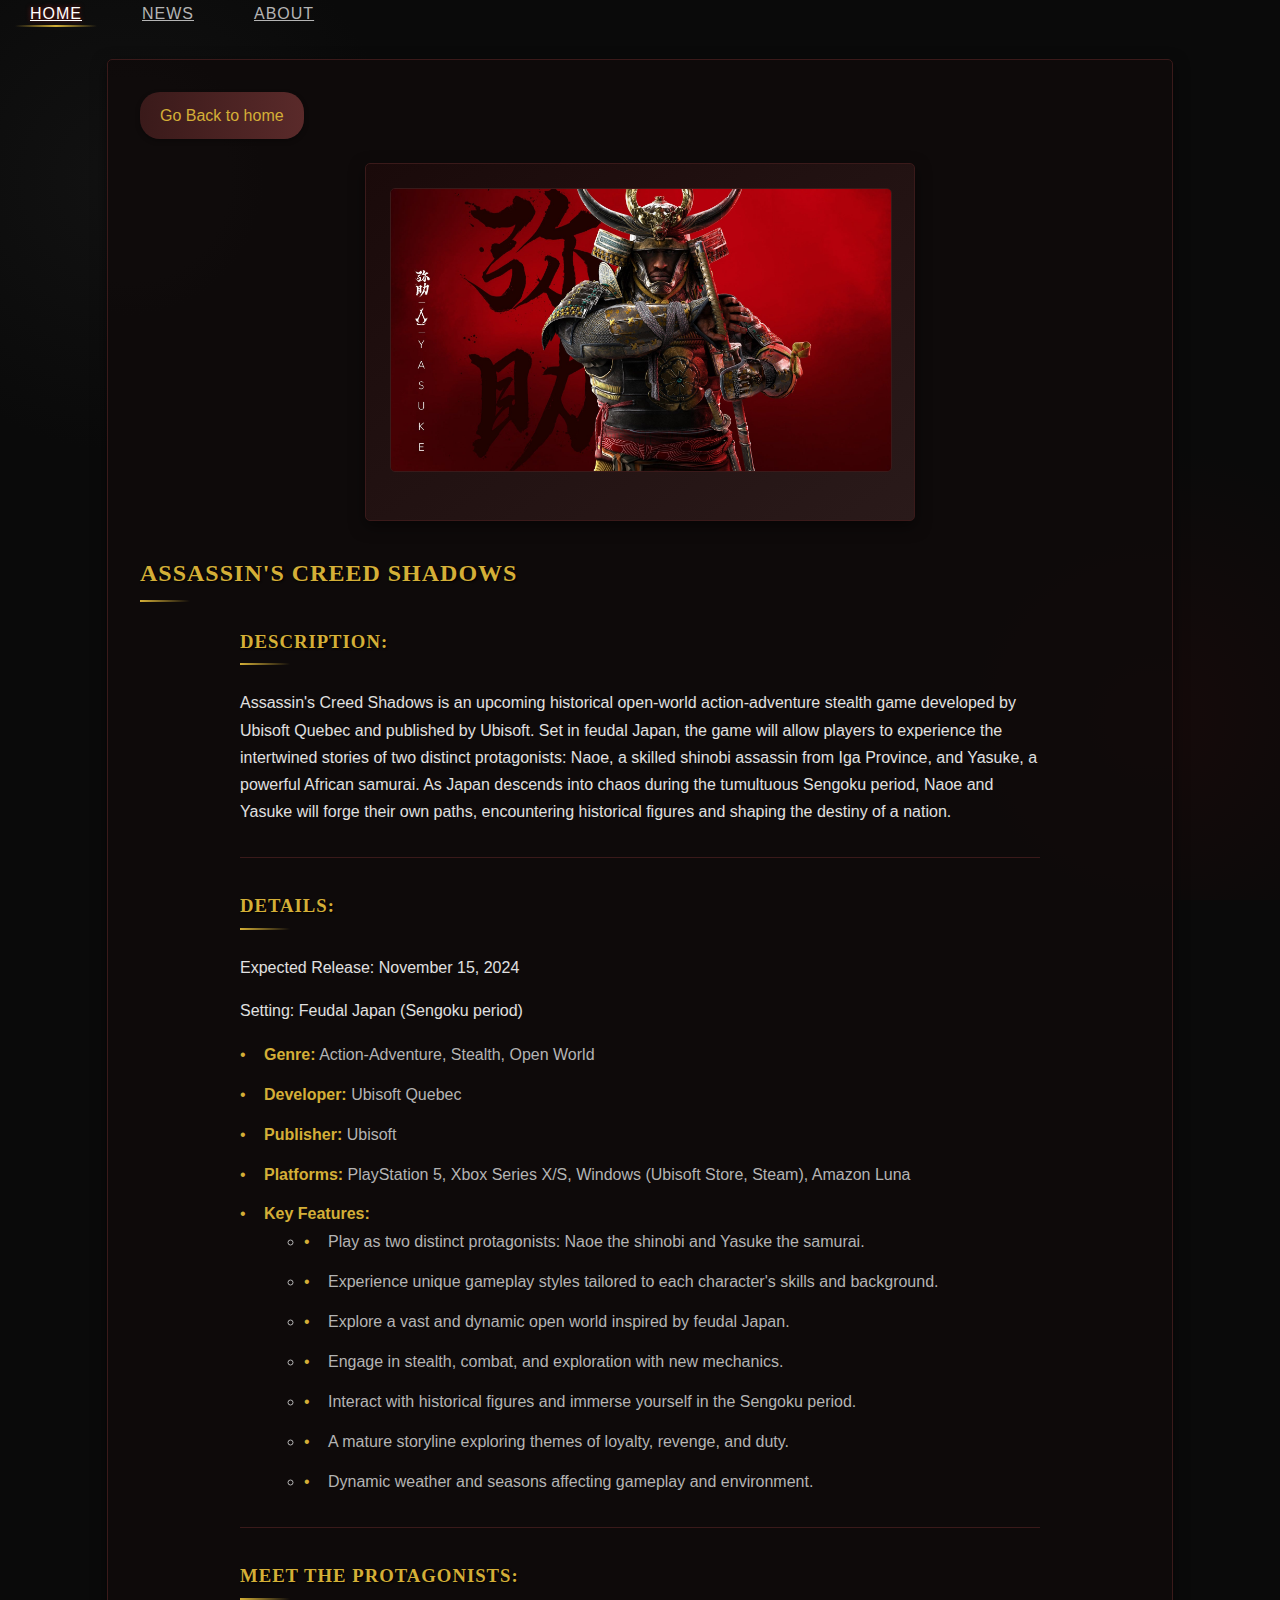
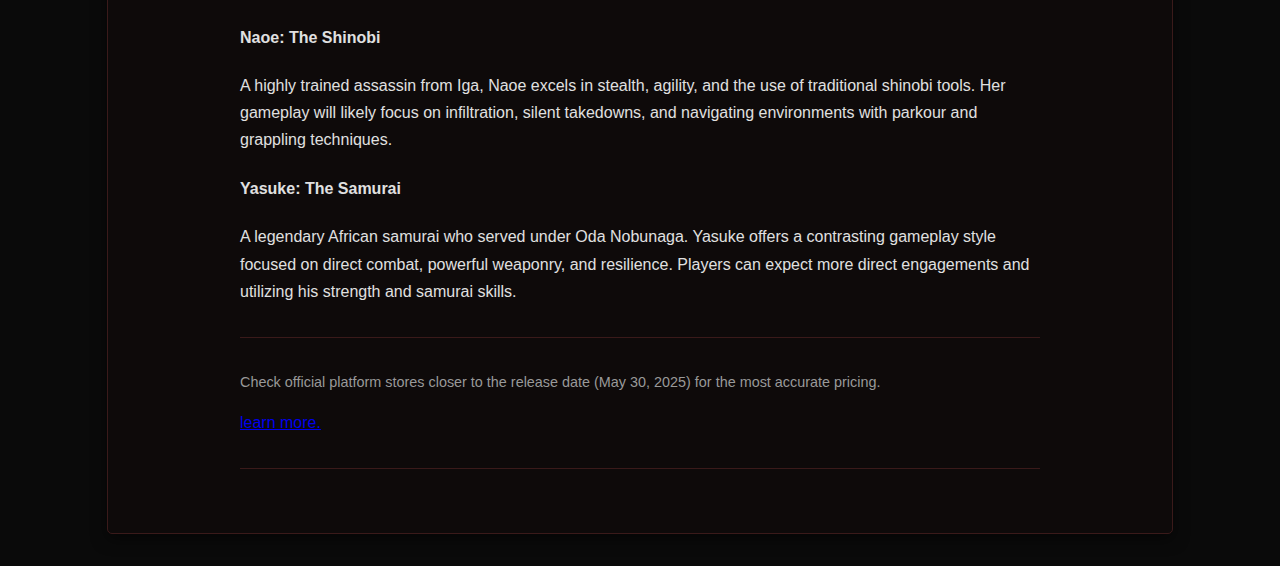
<file: shadowdetail.html>
<!DOCTYPE html>
<html lang="en">
<head>
    <meta charset="UTF-8">
    <meta name="viewport" content="width=device-width, initial-scale=1.0">
    <title>Assassin's Creed: Shadows Details</title>
    <link rel="stylesheet" href="style3.css">
</head>
<body>
           <nav>
            <ul>
                <li><a href="index.html" class="active">Home</a></li>
                <li><a href="news.html">News</a></li>
                <li><a href="about.html">About</a></li>
            </ul>
        </nav>

    <div class="game-info">
        <div class="back-button-container">
            <a href="index.html" class="back-button">Go Back to home</a>
        </div>
        <div class="game-card">
            <img src="shadows.jpg" alt="Assassin's Creed Shadows" class="game-image">
        </div>
        <h2>Assassin's Creed Shadows</h2>

        <section>
            <h3>Description:</h3>
            <p>Assassin's Creed Shadows is an upcoming historical open-world action-adventure stealth game developed by Ubisoft Quebec and published by Ubisoft. Set in feudal Japan, the game will allow players to experience the intertwined stories of two distinct protagonists: Naoe, a skilled shinobi assassin from Iga Province, and Yasuke, a powerful African samurai. As Japan descends into chaos during the tumultuous Sengoku period, Naoe and Yasuke will forge their own paths, encountering historical figures and shaping the destiny of a nation.</p>
        </section>

        <section>
            <h3>Details:</h3>
            <p class="release-info">Expected Release: November 15, 2024</p>
            <p class="setting-info">Setting: Feudal Japan (Sengoku period)</p>
            <ul class="details-list">
                <li><strong>Genre:</strong> Action-Adventure, Stealth, Open World</li>
                <li><strong>Developer:</strong> Ubisoft Quebec</li>
                <li><strong>Publisher:</strong> Ubisoft</li>
                <li><strong>Platforms:</strong> PlayStation 5, Xbox Series X/S, Windows (Ubisoft Store, Steam), Amazon Luna</li>
                <li><strong>Key Features:</strong>
                    <ul class="features-list">
                        <li>Play as two distinct protagonists: Naoe the shinobi and Yasuke the samurai.</li>
                        <li>Experience unique gameplay styles tailored to each character's skills and background.</li>
                        <li>Explore a vast and dynamic open world inspired by feudal Japan.</li>
                        <li>Engage in stealth, combat, and exploration with new mechanics.</li>
                        <li>Interact with historical figures and immerse yourself in the Sengoku period.</li>
                        <li>A mature storyline exploring themes of loyalty, revenge, and duty.</li>
                        <li>Dynamic weather and seasons affecting gameplay and environment.</li>
                    </ul>
                </li>
            </ul>
        </section>

        <section class="characters-info">
            <h3>Meet the Protagonists:</h3>
            <h4>Naoe: The Shinobi</h4>
            <p>A highly trained assassin from Iga, Naoe excels in stealth, agility, and the use of traditional shinobi tools. Her gameplay will likely focus on infiltration, silent takedowns, and navigating environments with parkour and grappling techniques.</p>

            <h4>Yasuke: The Samurai</h4>
            <p>A legendary African samurai who served under Oda Nobunaga. Yasuke offers a contrasting gameplay style focused on direct combat, powerful weaponry, and resilience. Players can expect more direct engagements and utilizing his strength and samurai skills.</p>
        </section>

            <section>
        <p style="color: #999; font-size: 0.9em; margin-top: 10px;">Check official platform stores closer to the release date (May 30, 2025) for the most accurate pricing.</p><a href="https://www.ubisoft.com/en-gb/game/assassins-creed/shadows">learn more.</a></p>
    </section>
    </div>
</body>
</html>
</file>
<file: style1.css>
/* General Styles */
body {
    font-family: 'Arial', sans-serif;
    margin: 0;
    padding: 0;
    color: #fff;
    line-height: 1.7;
}

a {
    color: #ffffff;
    text-decoration: none;
    transition: color 0.2s ease;
}

a:hover {
    color: #fefefe;
}

.btn {
    display: inline-block;
    padding: 12px 30px;
    background-color: #4CAF50;
    color: white;
    border: none;
    border-radius: 5px;
    cursor: pointer;
    transition: all 0.3s ease;
    font-size: 16px;
    box-shadow: 0 2px 5px rgba(0, 0, 0, 0.2);
    text-align: center;
}

.btn:hover {
    background-color: #45a049;
    transform: translateY(-2px);
    box-shadow: 0 4px 7px rgba(0, 0, 0, 0.3);
}

.container {
    max-width: 1200px;
    margin: 0 auto;
    padding: 0 20px;
    position: relative; /* Ensure content is above background */
    z-index: 1;
}

/* Header Styles */
header {
    background-color: rgba(26, 26, 26, 0.8); /* Add some transparency */
    padding: 1.5rem 0;
    display: flex;
    justify-content: space-between;
    align-items: center;
    flex-wrap: wrap;
    box-shadow: 0 2px 5px rgba(0, 0, 0, 0.2);
    position: fixed; /* Changed to fixed */
    top: 0;
    left: 0;
    width: 100%; /* Make sure it spans the whole width */
    z-index: 100;
    transition: transform 0.3s ease-in-out; /* Add transition for the slide effect */
}

.logo {
    display: flex;
    align-items: center;
}

.logo img {
    width: 60px;
    margin-right: 15px;
    transition: transform 0.2s ease;
}

.logo img:hover{
    transform: scale(1.1);
}

.logo h1 {
    margin: 0;
    font-size: 28px;
    color: #fff;
    transition: color 0.2s ease;
}

.logo h1:hover {
    color: #4CAF50;
}

nav ul {
    list-style: none;
    display: flex;
    margin: 0;
    padding: 0;
}

nav ul li {
    margin-left: 25px;
}

nav ul li a {
    color: #eee;
    font-size: 18px;
    padding: 10px 20px;
    border-radius: 5px;
    transition: all 0.3s ease;
    position: relative;
}

nav ul li a::before {
    content: '';
    position: absolute;
    bottom: 0;
    left: 0;
    width: 0%;
    height: 2px;
    background-color: #4CAF50;
    transition: width 0.3s ease;
}

nav ul li a:hover::before,
nav ul li a.active::before {
    width: 100%;
}

nav ul li a:hover,
nav ul li a.active {
    background-color: rgba(76, 175, 80, 0.1);
    color: #fff;
}

.search-bar {
    display: flex;
    border-radius: 5px;
    overflow: hidden;
    border: 1px solid #555;
}

.search-bar input {
    padding: 10px;
    border: none;
    border-radius: 0;
    width: 250px;
    font-size: 16px;
    background-color: #222;
    color: #eee;
    transition: all 0.3s ease;
}

.search-bar input:focus {
    outline: none;
    box-shadow: 0 0 5px rgba(76, 175, 80, 0.5);
}

.search-bar button {
    padding: 10px 15px;
    border: none;
    border-radius: 0;
    background-color: #4CAF50;
    color: white;
    cursor: pointer;
    transition: background-color 0.3s ease;
    font-size: 16px;
    display: flex;
    align-items: center;
}

.search-bar button:hover {
    background-color: #45a049;
}

/* Main Content Styles */
main {
    flex: 1;
    padding: 20px 0;
    position: relative; /* Ensure content is above background */
    z-index: 1;
    padding-top: 80px; /* Add padding to avoid content overlap with fixed header */
}

.hero {
    text-align: center;
    padding: 150px 0;
    border-radius: 10px;
    margin-bottom: 50px;
    box-shadow: 0 4px 10px rgba(0, 0, 0, 0.3);
    position: relative; /* For overlay if needed */
    z-index: 1;
}

.hero-content {
    max-width: 700px;
    margin: 0 auto;
}

.hero h2 {
    font-size: 48px;
    margin-bottom: 25px;
    letter-spacing: 2px;
    text-shadow: 2px 2px 4px rgba(0, 0, 0, 0.5);
}

.hero p {
    font-size: 20px;
    margin-bottom: 40px;
    line-height: 1.8;
    color: #eee;
}

.featured-games {
    text-align: center;
    margin-bottom: 60px;
}

.featured-games h2 {
    font-size: 36px;
    margin-bottom: 30px;
    letter-spacing: 1px;
    text-transform: uppercase;
    color: #fff;
}

.game-grid {
    display: grid;
    grid-template-columns: repeat(auto-fit, minmax(300px, 1fr));
    gap: 30px;
    margin-top: 30px;
}

.game-card {
    background-color: #2a2a2a;
    border-radius: 10px;
    padding: 20px;
    box-shadow: 0 6px 10px rgba(0, 0, 0, 0.2);
    transition: all 0.3s ease;
    text-align: center;
    border: 1px solid #333;
}

.game-card:hover {
    transform: translateY(-5px) scale(1.03);
    box-shadow: 0 8px 15px rgba(0, 0, 0, 0.3);
}

.game-card img {
    width: 100%;
    border-radius: 10px;
    margin-bottom: 15px;
    transition: transform 0.3s ease;
}

.game-card img:hover {
    transform: scale(1.05);
}

.game-card h3 {
    font-size: 24px;
    margin-bottom: 15px;
    color: #eee;
    letter-spacing: 1px;
}

.game-card .rating {
    color: #ffd700;
    margin-bottom: 15px;
    font-size: 18px;
}

.game-card p {
    font-size: 16px;
    color: #ccc;
    margin-bottom: 20px;
    line-height: 1.7;
}

.latest-news {
    margin-bottom: 60px;
}

.latest-news h2 {
    font-size: 36px;
    margin-bottom: 30px;
    text-align: center;
    letter-spacing: 1px;
    text-transform: uppercase;
    color: #fff;
}

.news-grid {
    display: grid;
    grid-template-columns: repeat(auto-fit, minmax(350px, 1fr));
    gap: 30px;
    margin-top: 30px;
}

.news-card {
    background-color: #2a2a2a;
    border-radius: 10px;
    box-shadow: 0 6px 10px rgba(0, 0, 0, 0.2);
    transition: all 0.3s ease;
    display: flex;
    flex-direction: column;
    border: 1px solid #333;
}

.news-card:hover {
    transform: translateY(-5px) scale(1.03);
    box-shadow: 0 8px 15px rgba(0, 0, 0, 0.3);
}

.news-card img {
    width: 100%;
    height: 250px;
    border-radius: 10px 10px 0 0;
    object-fit: cover;
    transition: transform 0.3s ease;
}

.news-card img:hover {
    transform: scale(1.02);
}

.news-content {
    padding: 25px;
    flex: 1;
    display: flex;
    flex-direction: column;
    justify-content: space-between;
}

.news-content h3 {
    font-size: 24px;
    margin-bottom: 15px;
    color: #eee;
    letter-spacing: 1px;
}

.news-content .meta {
    font-size: 14px;
    color: #aaa;
    margin-bottom: 15px;
}

.news-content p {
    font-size: 16px;
    color: #ccc;
    margin-bottom: 20px;
    line-height: 1.7;
}

.read-more {
    display: inline-block;
    padding: 10px 20px;
    background-color: #4CAF50;
    color: white;
    border-radius: 5px;
    margin-top: auto;
    transition: background-color 0.3s ease;
    font-size: 16px;
    text-align: center;
    align-self: flex-start;
}

.read-more:hover {
    background-color: #45a049;
}

/* Footer Styles */
footer {
    background-color: rgba(26, 26, 26, 0.8); /* Add some transparency */
    padding: 30px 0;
    color: #eee;
    text-align: center;
    border-top: 1px solid #333;
    position: relative; /* Ensure content is above background */
    z-index: 1;
}

.footer-content {
    display: flex;
    flex-wrap: wrap;
    justify-content: space-around;
    margin-bottom: 30px;
    text-align: left;
}

.footer-section {
    margin-bottom: 30px;
    min-width: 250px;
}

.footer-section h3 {
    font-size: 24px;
    margin-bottom: 20px;
    color: #fff;
    letter-spacing: 1px;
}

.footer-section ul {
    list-style: none;
    padding: 0;
    margin: 0;
}

.footer-section ul li {
    margin-bottom: 15px;
}

.footer-section ul li a {
    color: #ccc;
    font-size: 18px;
    transition: color 0.2s ease;
}

.footer-section ul li a:hover {
    color: #eee;
}

.social-icons {
    display: flex;
    gap: 15px;
    margin-bottom: 20px;
    justify-content: center;
}

.social-icons a {
    color: #fff;
    font-size: 24px;
    padding: 12px;
    border-radius: 5px;
    background-color: #333;
    transition: all 0.3s ease;
    display: flex;
    align-items: center;
}

.social-icons a:hover {
    background-color: #4CAF50;
    transform: scale(1.1);
}

.newsletter-form {
    display: flex;
    flex-direction: column;
    align-items: flex-start;
}


.newsletter-form input {
    padding: 12px;
    border: none;
    border-radius: 5px;
    width: 100%;
    max-width: 300px;
    font-size: 16px;
    color: #333;
    margin-bottom: 15px;
    transition: all 0.3s ease;
}

.newsletter-form input:focus {
    outline: none;
    box-shadow: 0 0 5px rgba(76, 175, 80, 0.5);
}

.newsletter-form button {
    padding: 12px 30px;
    border: none;
    border-radius: 5px;
    background-color: #4CAF50;
    color: white;
    cursor: pointer;
    transition: background-color 0.3s ease;
    font-size: 16px;
    align-self: center;
    width: 100%;
    max-width: 300px;
}

.newsletter-form button:hover {
    background-color: #45a049;
    transform: translateY(-2px);
    box-shadow: 0 4px 7px rgba(0, 0, 0, 0.3);
}

.footer-bottom {
    background-color: rgba(18, 18, 18, 0.8); /* Add some transparency */
    padding: 25px 0;
    margin-top: 30px;
    border-top: 1px solid #333;
    position: relative; /* Ensure content is above background */
    z-index: 1;
}

.footer-bottom p {
    font-size: 16px;
    color: #aaa;
}

.footer-bottom a {
    color: #4CAF50;
}

.footer-bottom a:hover {
    color: #66BB6A;
}

/* Background Gallery Styles */
.background-gallery {
    position: fixed;
    top: 0;
    left: 0;
    width: 100%;
    height: 100%;
    z-index: -1;
    pointer-events: none; /* Allows clicks to go through */
}

.background-gallery img {
    position: absolute;
    top: 0;
    left: 0;
    width: 100%;
    height: 100%;
    object-fit: cover;
    opacity: 0;
    transition: opacity 1s ease-in-out;
}

.background-gallery img.active {
    opacity: 1;
}
</file>
<file: style6.css>
body {
            font-family: 'Segoe UI', Tahoma, Geneva, Verdana, sans-serif;
            line-height: 1.7;
            margin: 20px;
            background-color: #121212; /* Dark background */
            color: #f0f0f0; /* Light text */
            display: flex;
            flex-direction: column;
            align-items: center; /* Center content */
        }
        .game-info {
            background-color: #1e1e1e; /* Slightly lighter dark background */
            padding: 30px;
            border-radius: 12px;
            box-shadow: 0 4px 8px rgba(0, 0, 0, 0.3);
            margin-bottom: 30px;
            border: 1px solid #333;
            width: 80%; /* Adjust width as needed */
            max-width: 900px; /* Maximum width */
            display: flex;
            flex-direction: column;
            align-items: center;
        }
        .back-button-container {
            width: 100%;
            display: flex;
            justify-content: flex-start; /* Align button to the left */
            margin-bottom: 20px;
        }
        .back-button {
            background-color: #333;
            color: #00ff80;
            border: none;
            padding: 10px 20px;
            border-radius: 8px;
            cursor: pointer;
            font-size: 1em;
            transition: background-color 0.3s ease;
            text-decoration: none; /* Remove underline from link */
        }
        .back-button:hover {
            background-color: #555;
        }
        .game-card {
            background-color: #2a2a2a;
            border-radius: 10px;
            padding: 20px;
            box-shadow: 0 6px 10px rgba(0, 0, 0, 0.2);
            transition: all 0.3s ease;
            text-align: center;
            width: 80%; /* Adjust width as needed */
            max-width: 500px; /* Maximum width for the card */
            margin-bottom: 20px;
        }

        .game-card:hover {
            transform: translateY(-5px) scale(1.03);
            box-shadow: 0 8px 15px rgba(0, 0, 0, 0.3);
        }

        .game-card img {
            width: 100%;
            border-radius: 10px;
            margin-bottom: 15px;
            transition: transform 0.3s ease;
            display: block; /* Remove extra space below image */
        }
        h2, h3 {
            color: #00ff80; /* Vibrant green */
            margin-bottom: 15px;
            text-transform: uppercase;
            letter-spacing: 1px;
            text-align: center; /* Center headings */
            width: 100%; /* Ensure full width for centering */
        }
        section {
            margin-bottom: 25px;
            padding-bottom: 15px;
            border-bottom: 1px solid #333;
            width: 80%; /* Keep text content aligned */
            max-width: 700px; /* Maximum width for text */
        }
        section:last-child {
            border-bottom: none;
        }
        .details-list {
            list-style: none;
            padding: 0;
        }
        .details-list li {
            margin-bottom: 10px;
            color: #ddd;
        }
        .details-list strong {
            color: #00ff80;
        }
        .price-info {
            margin-top: 20px;
            font-weight: bold;
            color: #a7f945; /* Lighter green for emphasis */
            font-size: 1.1em;
        }
        .review-summary {
            margin-top: 20px;
            font-style: italic;
            color: #bbb;
        }
        .positive-aspects h4, .criticisms h4 {
            color: #00ff80;
            margin-top: 15px;
            text-transform: uppercase;
            letter-spacing: 0.8px;
        }
        .positive-aspects ul, .criticisms ul {
            padding-left: 25px;
            margin-bottom: 15px;
            list-style-type: disc;
        }
        .positive-aspects li, .criticisms li {
            color: #ccc;
            margin-bottom: 8px;
        }
        .platform-price {
            margin-left: 30px;
            font-size: 0.95em;
            color: #999;
        }
        .platform-price strong {
            color: #a7f945;
        }

                body {
            font-family: 'Arial', sans-serif;
            margin: 0;
            padding: 0;
            color: #fff;
            line-height: 1.7;
            /* overflow: hidden;  Remove this line */
        }

        a {
            color: #2026cd;
            text-decoration: none;
            transition: color 0.2s ease;
        }

        a:hover {
            color: #bb6666;
        }

        .btn {
            display: inline-block;
            padding: 12px 30px;
            background-color: #4CAF50;
            color: white;
            border: none;
            border-radius: 5px;
            cursor: pointer;
            transition: all 0.3s ease;
            font-size: 16px;
            box-shadow: 0 2px 5px rgba(0, 0, 0, 0.2);
            text-align: center;
        }

        .btn:hover {
            background-color: #45a049;
            transform: translateY(-2px);
            box-shadow: 0 4px 7px rgba(0, 0, 0, 0.3);
        }

        .container {
            max-width: 1200px;
            margin: 0 auto;
            padding: 0 20px;
            position: relative; /* Ensure content is above background */
            z-index: 1;
        }

        /* Header Styles */
        header {
            background-color: rgba(26, 26, 26, 0.8); /* Add some transparency */
            padding: 1.5rem 0;
            display: flex;
            justify-content: space-between;
            align-items: center;
            flex-wrap: wrap;
            box-shadow: 0 2px 5px rgba(0, 0, 0, 0.2);
            position: sticky;
            top: 0;
            z-index: 100;
        }

        .logo {
            display: flex;
            align-items: center;
        }

        .logo img {
            width: 60px;
            margin-right: 15px;
            transition: transform 0.2s ease;
        }

        .logo img:hover{
            transform: scale(1.1);
        }

        .logo h1 {
            margin: 0;
            font-size: 28px;
            color: #fff;
            transition: color 0.2s ease;
        }

        .logo h1:hover {
            color: #4CAF50;
        }

        nav ul {
            list-style: none;
            display: flex;
            margin: 0;
            padding: 0;
        }

        nav ul li {
            margin-left: 25px;
        }

        nav ul li a {
            color: #eee;
            font-size: 18px;
            padding: 10px 20px;
            border-radius: 5px;
            transition: all 0.3s ease;
            position: relative;
        }

        nav ul li a::before {
            content: '';
            position: absolute;
            bottom: 0;
            left: 0;
            width: 0%;
            height: 2px;
            background-color: #4CAF50;
            transition: width 0.3s ease;
        }

        nav ul li a:hover::before,
        nav ul li a.active::before {
            width: 100%;
        }

        nav ul li a:hover,
        nav ul li a.active {
            background-color: rgba(76, 175, 80, 0.1);
            color: #fff;
        }

        .search-bar {
            display: flex;
            border-radius: 5px;
            overflow: hidden;
            border: 1px solid #555;
        }

        .search-bar input {
            padding: 10px;
            border: none;
            border-radius: 0;
            width: 250px;
            font-size: 16px;
            background-color: #222;
            color: #eee;
            transition: all 0.3s ease;
        }

        .search-bar input:focus {
            outline: none;
            box-shadow: 0 0 5px rgba(76, 175, 80, 0.5);
        }

        .search-bar button {
            padding: 10px 15px;
            border: none;
            border-radius: 0;
            background-color: #4CAF50;
            color: white;
            cursor: pointer;
            transition: background-color 0.3s ease;
            font-size: 16px;
            display: flex;
            align-items: center;
        }

        .search-bar button:hover {
            background-color: #45a049;
        }
</file>
<file: style4.css>
body {
    font-family: 'Segoe UI', Tahoma, Geneva, Verdana, sans-serif;
    line-height: 1.7;
    margin: 0;
    padding: 0;
    background-color: #000000; /* Deep black background */
    color: #d3d3d3; /* Light gray text */
    background-image:
        radial-gradient(circle at 10% 20%, rgba(20, 20, 20, 0.8) 0%, transparent 20%),
        radial-gradient(circle at 90% 80%, rgba(0, 30, 40, 0.6) 0%, transparent 20%); /* Dark blue accent */
    background-attachment: fixed;
}

/* Header Styles */
header {
    background: linear-gradient(to bottom, rgba(0, 0, 0, 0.9), rgba(0, 15, 20, 0.7)); /* Dark blue accent */
    padding: 1rem 0;
    display: flex;
    justify-content: space-between;
    align-items: center;
    flex-wrap: wrap;
    box-shadow: 0 2px 10px rgba(0, 0, 0, 0.5);
    position: sticky;
    top: 0;
    z-index: 100;
    border-bottom: 1px solid #00334d; /* Darker blue border */
}

.logo {
    display: flex;
    align-items: center;
    padding-left: 2rem;
}

.logo img {
    width: 50px;
    margin-right: 15px;
    filter: drop-shadow(0 0 5px rgba(0, 173, 238, 0.7)); /* Bright blue shadow */
    transition: transform 0.3s ease;
}

.logo img:hover {
    transform: scale(1.1) rotate(5deg);
}

.logo h1 {
    margin: 0;
    font-size: 28px;
    color: #00a2e8; /* Bright blue color */
    font-family: 'Trajan Pro', serif;
    text-shadow: 1px 1px 2px #000, 0 0 10px rgba(0, 173, 238, 0.5);
    letter-spacing: 1px;
}

nav ul {
    list-style: none;
    display: flex;
    margin: 0;
    padding: 0;
}

nav ul li {
    margin: 0 15px;
    position: relative;
}

nav ul li a {
    color: #a0a0a0;
    font-size: 16px;
    padding: 10px 15px;
    border-radius: 3px;
    transition: all 0.3s ease;
    font-weight: 500;
    text-transform: uppercase;
    letter-spacing: 1px;
}

nav ul li a::after {
    content: '';
    position: absolute;
    bottom: 0;
    left: 50%;
    width: 0;
    height: 2px;
    background: linear-gradient(90deg, transparent, #00a2e8, transparent); /* Bright blue gradient */
    transition: all 0.3s ease;
    transform: translateX(-50%);
}

nav ul li a:hover::after,
nav ul li a.active::after {
    width: 100%;
}

nav ul li a:hover,
nav ul li a.active {
    color: #fff;
    text-shadow: 0 0 5px rgba(0, 173, 238, 0.7); /* Bright blue shadow */
}

.search-bar {
    display: flex;
    border-radius: 20px;
    overflow: hidden;
    border: 1px solid #00334d; /* Darker blue border */
    background: rgba(0, 15, 20, 0.7); /* Dark blue accent */
    margin-right: 2rem;
    box-shadow: inset 0 1px 3px rgba(0, 0, 0, 0.5);
}

.search-bar input {
    padding: 10px 15px;
    border: none;
    background: transparent;
    width: 200px;
    font-size: 14px;
    color: #d3d3d3;
    transition: all 0.3s ease;
}

.search-bar input::placeholder {
    color: #6a6a6a;
}

.search-bar input:focus {
    outline: none;
    width: 250px;
    background: rgba(0, 20, 30, 0.9); /* Darker blue background */
}

.search-bar button {
    padding: 10px 15px;
    border: none;
    background: linear-gradient(to right, #00334d, #004d66); /* Blue gradient */
    color: #00a2e8; /* Bright blue color */
    cursor: pointer;
    transition: all 0.3s ease;
    display: flex;
    align-items: center;
}

.search-bar button:hover {
    background: linear-gradient(to right, #004d66, #006680); /* Lighter blue gradient */
    color: #fff;
}

/* Game Info Section */
.game-info {
    background: rgba(0, 10, 15, 0.8); /* Dark blue background */
    padding: 2rem;
    border-radius: 5px;
    margin: 2rem auto;
    width: 85%;
    max-width: 1000px;
    border: 1px solid #00334d; /* Darker blue border */
    box-shadow: 0 5px 15px rgba(0, 0, 0, 0.5);
    position: relative;
    overflow: hidden;
}

.game-info::before {
    content: '';
    position: absolute;
    top: 0;
    right: 0;
    width: 100%;
    height: 100%;
    background: url('https://via.placeholder.com/400x300/001f3f/87ceeb?Text=Blue+Pattern') top right no-repeat; /* Example blue pattern */
    opacity: 0.05;
    pointer-events: none;
}

.back-button-container {
    width: 100%;
    margin-bottom: 1.5rem;
}

.back-button {
    background: linear-gradient(to right, #00334d, #004d66); /* Blue gradient */
    color: #00a2e8; /* Bright blue color */
    border: none;
    padding: 10px 20px;
    border-radius: 20px;
    cursor: pointer;
    font-size: 1em;
    transition: all 0.3s ease;
    text-decoration: none;
    display: inline-flex;
    align-items: center;
    box-shadow: 0 2px 5px rgba(0, 0, 0, 0.3);
}

.back-button:hover {
    background: linear-gradient(to right, #004d66, #006680); /* Lighter blue gradient */
    color: #fff;
    transform: translateX(-5px);
}

.game-card {
    background: linear-gradient(145deg, #0a0a0a, #001a29); /* Dark blue gradient */
    border-radius: 5px;
    padding: 1.5rem;
    box-shadow: 0 5px 15px rgba(0, 0, 0, 0.5);
    transition: all 0.3s ease;
    width: 80%;
    max-width: 500px;
    margin: 0 auto 2rem;
    border: 1px solid #00334d; /* Darker blue border */
    position: relative;
    overflow: hidden;
}

.game-card:hover {
    transform: translateY(-5px);
    box-shadow: 0 8px 20px rgba(0, 173, 238, 0.3); /* Bright blue shadow */
}

.game-card img {
    width: 100%;
    border-radius: 5px;
    margin-bottom: 1rem;
    transition: transform 0.3s ease;
    border: 1px solid #00334d; /* Darker blue border */
}

.game-card:hover img {
    transform: scale(1.02);
}

h2, h3 {
    color: #00a2e8; /* Bright blue color */
    margin-bottom: 1.5rem;
    text-transform: uppercase;
    letter-spacing: 1px;
    font-family: 'Trajan Pro', serif;
    text-shadow: 1px 1px 2px #000;
    position: relative;
    padding-bottom: 0.5rem;
}

h2::after, h3::after {
    content: '';
    position: absolute;
    bottom: 0;
    left: 0;
    width: 50px;
    height: 2px;
    background: linear-gradient(90deg, #00a2e8, transparent); /* Bright blue gradient */
}

section {
    margin-bottom: 2rem;
    padding-bottom: 1rem;
    border-bottom: 1px solid #00334d; /* Darker blue border */
    width: 90%;
    max-width: 800px;
    margin-left: auto;
    margin-right: auto;
}

.details-list {
    list-style: none;
    padding: 0;
}

.details-list li {
    margin-bottom: 0.8rem;
    color: #a0a0a0;
    padding-left: 1.5rem;
    position: relative;
}

.details-list li::before {
    content: '•';
    color: #00a2e8; /* Bright blue color */
    position: absolute;
    left: 0;
}

.details-list strong {
    color: #00a2e8; /* Bright blue color */
}

.price-info {
    margin-top: 1.5rem;
    font-weight: bold;
    color: #00a2e8; /* Bright blue color */
    font-size: 1.2em;
    text-align: center;
    background: rgba(0, 20, 30, 0.7); /* Darker blue background */
    padding: 0.8rem;
    border-radius: 5px;
    border: 1px solid #00334d; /* Darker blue border */
}

.review-summary {
    margin-top: 1.5rem;
    font-style: italic;
    color: #8a8a8a;
    border-left: 3px solid #00a2e8; /* Bright blue border */
    padding-left: 1rem;
}

.positive-aspects h4, .criticisms h4 {
    color: #00a2e8; /* Bright blue color */
    margin-top: 1.5rem;
    text-transform: uppercase;
    letter-spacing: 1px;
    font-family: 'Trajan Pro', serif;
}

.positive-aspects ul, .criticisms ul {
    padding-left: 1.5rem;
    margin-bottom: 1.5rem;
}

.positive-aspects li {
    color: #a0a0a0;
    margin-bottom: 0.5rem;
    position: relative;
}

.positive-aspects li::before {
    content: '✓';
    color: #00a2e8; /* Bright blue color */
    margin-right: 0.5rem;
}

.criticisms li {
    color: #a0a0a0;
    margin-bottom: 0.5rem;
    position: relative;
}

.criticisms li::before {
    content: '✗';
    color: #ff6347; /* Keep red for contrast */
    margin-right: 0.5rem;
}

.platform-price {
    margin-left: 1.5rem;
    font-size: 0.95em;
    color: #8a8a8a;
}

.platform-price strong {
    color: #00a2e8; /* Bright blue color */
}

/* Responsive Design */
@media (max-width: 768px) {
    header {
        flex-direction: column;
        padding: 1rem;
    }

    .logo {
        padding-left: 0;
        margin-bottom: 1rem;
    }

    nav ul {
        margin-top: 1rem;
        flex-wrap: wrap;
        justify-content: center;
    }

    nav ul li {
        margin: 5px 10px;
    }

    .search-bar {
        margin: 1rem auto 0;
        width: 90%;
    }

    .search-bar input {
        width: 100%;
    }

    .game-info {
        width: 95%;
        padding: 1rem;
    }

    .game-card {
        width: 95%;
    }
}
</file>
<file: style5.css>
body {
            font-family: 'Segoe UI', Tahoma, Geneva, Verdana, sans-serif;
            line-height: 1.7;
            margin: 20px;
            background-color: #121212; /* Dark background */
            color: #f0f0f0; /* Light text */
            display: flex;
            flex-direction: column;
            align-items: center; /* Center content */
        }
        .game-info {
            background-color: #1e1e1e; /* Slightly lighter dark background */
            padding: 30px;
            border-radius: 12px;
            box-shadow: 0 4px 8px rgba(0, 0, 0, 0.3);
            margin-bottom: 30px;
            border: 1px solid #333;
            width: 80%; /* Adjust width as needed */
            max-width: 900px; /* Maximum width */
            display: flex;
            flex-direction: column;
            align-items: center;
        }
        .back-button-container {
            width: 100%;
            display: flex;
            justify-content: flex-start; /* Align button to the left */
            margin-bottom: 20px;
        }
        .back-button {
            background-color: #333;
            color: #00ff80;
            border: none;
            padding: 10px 20px;
            border-radius: 8px;
            cursor: pointer;
            font-size: 1em;
            transition: background-color 0.3s ease;
            text-decoration: none; /* Remove underline from link */
        }
        .back-button:hover {
            background-color: #555;
        }
        .game-card {
            background-color: #2a2a2a;
            border-radius: 10px;
            padding: 20px;
            box-shadow: 0 6px 10px rgba(0, 0, 0, 0.2);
            transition: all 0.3s ease;
            text-align: center;
            width: 80%; /* Adjust width as needed */
            max-width: 500px; /* Maximum width for the card */
            margin-bottom: 20px;
        }

        .game-card:hover {
            transform: translateY(-5px) scale(1.03);
            box-shadow: 0 8px 15px rgba(0, 0, 0, 0.3);
        }

        .game-card img {
            width: 100%;
            border-radius: 10px;
            margin-bottom: 15px;
            transition: transform 0.3s ease;
            display: block; /* Remove extra space below image */
        }

        .game-card2 {
            background-color: #2a2a2a;
            border-radius: 10px;
            padding: 20px;
            box-shadow: 0 6px 10px rgba(0, 0, 0, 0.2);
            transition: all 0.3s ease;
            text-align: center;
            width: 80%; /* Adjust width as needed */
            max-width: 500px; /* Maximum width for the card */
            margin-bottom: 20px;
            margin-left: 70px;
        }

        .game-card2:hover {
            transform: translateY(-5px) scale(1.03);
            box-shadow: 0 8px 15px rgba(0, 0, 0, 0.3);
        }

         .game-card2 img {
            width: 100%;
            border-radius: 10px;
            margin-bottom: 15px;
            transition: transform 0.3s ease;
            display: block; /* Remove extra space below image */
        }

        h2, h3 {
            color: #00ff80; /* Vibrant green */
            margin-bottom: 15px;
            text-transform: uppercase;
            letter-spacing: 1px;
            text-align: center; /* Center headings */
            width: 100%; /* Ensure full width for centering */
        }
        section {
            margin-bottom: 25px;
            padding-bottom: 15px;
            border-bottom: 1px solid #333;
            width: auto; /* Keep text content aligned */
            max-width: 700px; /* Maximum width for text */;;
        }
        section:last-child {
            border-bottom: none;
        }
        .details-list {
            list-style: none;
            padding: 0;
        }
        .details-list li {
            margin-bottom: 10px;
            color: #ddd;
        }
        .details-list strong {
            color: #00ff80;
        }

        body {
            font-family: 'Arial', sans-serif;
            margin: 0;
            padding: 0;
            color: #fff;
            line-height: 1.7;
            /* overflow: hidden;  Remove this line */
        }

        a {
            color: #994d4d;
            text-decoration: none;
            transition: color 0.2s ease;
        }

        a:hover {
            color: #bb6666;
        }

        .btn {
            display: inline-block;
            padding: 12px 30px;
            background-color: #4CAF50;
            color: white;
            border: none;
            border-radius: 5px;
            cursor: pointer;
            transition: all 0.3s ease;
            font-size: 16px;
            box-shadow: 0 2px 5px rgba(0, 0, 0, 0.2);
            text-align: center;
        }

        .btn:hover {
            background-color: #45a049;
            transform: translateY(-2px);
            box-shadow: 0 4px 7px rgba(0, 0, 0, 0.3);
        }

        .container {
            max-width: 1200px;
            margin: 0 auto;
            padding: 0 20px;
            position: relative; /* Ensure content is above background */
            z-index: 1;
        }

        /* Header Styles */
        header {
            background-color: rgba(26, 26, 26, 0.8); /* Add some transparency */
            padding: 1.5rem 0;
            display: flex;
            justify-content: space-between;
            align-items: center;
            flex-wrap: wrap;
            box-shadow: 0 2px 5px rgba(0, 0, 0, 0.2);
            position: sticky;
            top: 0;
            z-index: 100;
        }

        .logo {
            display: flex;
            align-items: center;
        }

        .logo img {
            width: 60px;
            margin-right: 15px;
            transition: transform 0.2s ease;
        }

        .logo img:hover{
            transform: scale(1.1);
        }

        .logo h1 {
            margin: 0;
            font-size: 28px;
            color: #fff;
            transition: color 0.2s ease;
        }

        .logo h1:hover {
            color: #4CAF50;
        }

        nav ul {
            list-style: none;
            display: flex;
            margin: 0;
            padding: 0;
        }

        nav ul li {
            margin-left: 25px;
        }

        nav ul li a {
            color: #eee;
            font-size: 18px;
            padding: 10px 20px;
            border-radius: 5px;
            transition: all 0.3s ease;
            position: relative;
        }

        nav ul li a::before {
            content: '';
            position: absolute;
            bottom: 0;
            left: 0;
            width: 0%;
            height: 2px;
            background-color: #4CAF50;
            transition: width 0.3s ease;
        }

        nav ul li a:hover::before,
        nav ul li a.active::before {
            width: 100%;
        }

        nav ul li a:hover,
        nav ul li a.active {
            background-color: rgba(76, 175, 80, 0.1);
            color: #fff;
        }

        .search-bar {
            display: flex;
            border-radius: 5px;
            overflow: hidden;
            border: 1px solid #555;
        }

        .search-bar input {
            padding: 10px;
            border: none;
            border-radius: 0;
            width: 250px;
            font-size: 16px;
            background-color: #222;
            color: #eee;
            transition: all 0.3s ease;
        }

        .search-bar input:focus {
            outline: none;
            box-shadow: 0 0 5px rgba(76, 175, 80, 0.5);
        }

        .search-bar button {
            padding: 10px 15px;
            border: none;
            border-radius: 0;
            background-color: #4CAF50;
            color: white;
            cursor: pointer;
            transition: background-color 0.3s ease;
            font-size: 16px;
            display: flex;
            align-items: center;
        }

        .search-bar button:hover {
            background-color: #45a049;
        }
</file>
<file: style2.css>
body {
    font-family: 'Segoe UI', Tahoma, Geneva, Verdana, sans-serif;
    line-height: 1.7;
    margin: 0;
    padding: 0;
    background-color: #0a0a0a; /* Deep black background */
    color: #e0e0e0; /* Light gray text */
    background-image: 
        radial-gradient(circle at 10% 20%, rgba(20, 20, 20, 0.8) 0%, transparent 20%),
        radial-gradient(circle at 90% 80%, rgba(40, 30, 0, 0.6) 0%, transparent 20%);
    background-attachment: fixed;
}

/* Header Styles */
header {
    background: linear-gradient(to bottom, rgba(10, 10, 10, 0.9), rgba(20, 15, 0, 0.7));
    padding: 1rem 0;
    display: flex;
    justify-content: space-between;
    align-items: center;
    flex-wrap: wrap;
    box-shadow: 0 2px 10px rgba(0, 0, 0, 0.5);
    position: sticky;
    top: 0;
    z-index: 100;
    border-bottom: 1px solid #3a3a00;
}

.logo {
    display: flex;
    align-items: center;
    padding-left: 2rem;
}

.logo img {
    width: 50px;
    margin-right: 15px;
    filter: drop-shadow(0 0 5px rgba(255, 215, 0, 0.7));
    transition: transform 0.3s ease;
}

.logo img:hover {
    transform: scale(1.1) rotate(5deg);
}

.logo h1 {
    margin: 0;
    font-size: 28px;
    color: #ffd700; /* Gold color */
    font-family: 'Trajan Pro', serif;
    text-shadow: 1px 1px 2px #000, 0 0 10px rgba(255, 215, 0, 0.5);
    letter-spacing: 1px;
}

nav ul {
    list-style: none;
    display: flex;
    margin: 0;
    padding: 0;
}

nav ul li {
    margin: 0 15px;
    position: relative;
}

nav ul li a {
    color: #b4b4b4;
    font-size: 16px;
    padding: 10px 15px;
    border-radius: 3px;
    transition: all 0.3s ease;
    font-weight: 500;
    text-transform: uppercase;
    letter-spacing: 1px;
}

nav ul li a::after {
    content: '';
    position: absolute;
    bottom: 0;
    left: 50%;
    width: 0;
    height: 2px;
    background: linear-gradient(90deg, transparent, #ffd700, transparent);
    transition: all 0.3s ease;
    transform: translateX(-50%);
}

nav ul li a:hover::after,
nav ul li a.active::after {
    width: 100%;
}

nav ul li a:hover,
nav ul li a.active {
    color: #fff;
    text-shadow: 0 0 5px rgba(255, 215, 0, 0.7);
}

.search-bar {
    display: flex;
    border-radius: 20px;
    overflow: hidden;
    border: 1px solid #3a3a00;
    background: rgba(20, 15, 0, 0.7);
    margin-right: 2rem;
    box-shadow: inset 0 1px 3px rgba(0, 0, 0, 0.5);
}

.search-bar input {
    padding: 10px 15px;
    border: none;
    background: transparent;
    width: 200px;
    font-size: 14px;
    color: #e0e0e0;
    transition: all 0.3s ease;
}

.search-bar input::placeholder {
    color: #6a6a6a;
}

.search-bar input:focus {
    outline: none;
    width: 250px;
    background: rgba(30, 20, 0, 0.9);
}

.search-bar button {
    padding: 10px 15px;
    border: none;
    background: linear-gradient(to right, #3a3a00, #5a5a00);
    color: #ffd700;
    cursor: pointer;
    transition: all 0.3s ease;
    display: flex;
    align-items: center;
}

.search-bar button:hover {
    background: linear-gradient(to right, #5a5a00, #7a7a00);
    color: #fff;
}

/* Game Info Section */
.game-info {
    background: rgba(15, 10, 0, 0.8);
    padding: 2rem;
    border-radius: 5px;
    margin: 2rem auto;
    width: 85%;
    max-width: 1000px;
    border: 1px solid #3a3a00;
    box-shadow: 0 5px 15px rgba(0, 0, 0, 0.5);
    position: relative;
    overflow: hidden;
}

.game-info::before {
    content: '';
    position: absolute;
    top: 0;
    right: 0;
    width: 100%;
    height: 100%;
    background: url('https://example.com/assassins-creed-pattern.png') top right no-repeat;
    opacity: 0.05;
    pointer-events: none;
}

.back-button-container {
    width: 100%;
    margin-bottom: 1.5rem;
}

.back-button {
    background: linear-gradient(to right, #3a3a00, #5a5a00);
    color: #ffd700;
    border: none;
    padding: 10px 20px;
    border-radius: 20px;
    cursor: pointer;
    font-size: 1em;
    transition: all 0.3s ease;
    text-decoration: none;
    display: inline-flex;
    align-items: center;
    box-shadow: 0 2px 5px rgba(0, 0, 0, 0.3);
}

.back-button:hover {
    background: linear-gradient(to right, #5a5a00, #7a7a00);
    color: #fff;
    transform: translateX(-5px);
}

.game-card {
    background: linear-gradient(145deg, #1a0a0a, #2a2a00);
    border-radius: 5px;
    padding: 1.5rem;
    box-shadow: 0 5px 15px rgba(0, 0, 0, 0.5);
    transition: all 0.3s ease;
    width: 80%;
    max-width: 500px;
    margin: 0 auto 2rem;
    border: 1px solid #3a3a00;
    position: relative;
    overflow: hidden;
}

.game-card:hover {
    transform: translateY(-5px);
    box-shadow: 0 8px 20px rgba(255, 215, 0, 0.3);
}

.game-card img {
    width: 100%;
    border-radius: 5px;
    margin-bottom: 1rem;
    transition: transform 0.3s ease;
    border: 1px solid #3a3a00;
}

.game-card:hover img {
    transform: scale(1.02);
}

h2, h3 {
    color: #ffd700;
    margin-bottom: 1.5rem;
    text-transform: uppercase;
    letter-spacing: 1px;
    font-family: 'Trajan Pro', serif;
    text-shadow: 1px 1px 2px #000;
    position: relative;
    padding-bottom: 0.5rem;
}

h2::after, h3::after {
    content: '';
    position: absolute;
    bottom: 0;
    left: 0;
    width: 50px;
    height: 2px;
    background: linear-gradient(90deg, #ffd700, transparent);
}

section {
    margin-bottom: 2rem;
    padding-bottom: 1rem;
    border-bottom: 1px solid #3a3a00;
    width: 90%;
    max-width: 800px;
    margin-left: auto;
    margin-right: auto;
}

.details-list {
    list-style: none;
    padding: 0;
}

.details-list li {
    margin-bottom: 0.8rem;
    color: #b4b4b4;
    padding-left: 1.5rem;
    position: relative;
}

.details-list li::before {
    content: '•';
    color: #ffd700;
    position: absolute;
    left: 0;
}

.details-list strong {
    color: #ffd700;
}

.price-info {
    margin-top: 1.5rem;
    font-weight: bold;
    color: #ffd700;
    font-size: 1.2em;
    text-align: center;
    background: rgba(30, 20, 0, 0.7);
    padding: 0.8rem;
    border-radius: 5px;
    border: 1px solid #3a3a00;
}

.review-summary {
    margin-top: 1.5rem;
    font-style: italic;
    color: #8a8a8a;
    border-left: 3px solid #ffd700;
    padding-left: 1rem;
}

.positive-aspects h4, .criticisms h4 {
    color: #ffd700;
    margin-top: 1.5rem;
    text-transform: uppercase;
    letter-spacing: 1px;
    font-family: 'Trajan Pro', serif;
}

.positive-aspects ul, .criticisms ul {
    padding-left: 1.5rem;
    margin-bottom: 1.5rem;
}

.positive-aspects li {
    color: #a0a0a0;
    margin-bottom: 0.5rem;
    position: relative;
}

.positive-aspects li::before {
    content: '✓';
    color: #ffd700;
    margin-right: 0.5rem;
}

.criticisms li {
    color: #a0a0a0;
    margin-bottom: 0.5rem;
    position: relative;
}

.criticisms li::before {
    content: '✗';
    color: #ff6347;
    margin-right: 0.5rem;
}

.platform-price {
    margin-left: 1.5rem;
    font-size: 0.95em;
    color: #8a8a8a;
}

.platform-price strong {
    color: #ffd700;
}

/* Responsive Design */
@media (max-width: 768px) {
    header {
        flex-direction: column;
        padding: 1rem;
    }
    
    .logo {
        padding-left: 0;
        margin-bottom: 1rem;
    }
    
    nav ul {
        margin-top: 1rem;
        flex-wrap: wrap;
        justify-content: center;
    }
    
    nav ul li {
        margin: 5px 10px;
    }
    
    .search-bar {
        margin: 1rem auto 0;
        width: 90%;
    }
    
    .search-bar input {
        width: 100%;
    }
    
    .game-info {
        width: 95%;
        padding: 1rem;
    }
    
    .game-card {
        width: 95%;
    }
}
</file>
<file: style3.css>
body {
    font-family: 'Segoe UI', Tahoma, Geneva, Verdana, sans-serif;
    line-height: 1.7;
    margin: 0;
    padding: 0;
    background-color: #0a0a0a; /* Deep black background */
    color: #e0e0e0; /* Light gray text */
    background-image: 
        radial-gradient(circle at 10% 20%, rgba(20, 20, 20, 0.8) 0%, transparent 20%),
        radial-gradient(circle at 90% 80%, rgba(30, 10, 10, 0.6) 0%, transparent 20%);
    background-attachment: fixed;
}

/* Header Styles */
header {
    background: linear-gradient(to bottom, rgba(10, 10, 10, 0.9), rgba(20, 5, 5, 0.7));
    padding: 1rem 0;
    display: flex;
    justify-content: space-between;
    align-items: center;
    flex-wrap: wrap;
    box-shadow: 0 2px 10px rgba(0, 0, 0, 0.5);
    position: sticky;
    top: 0;
    z-index: 100;
    border-bottom: 1px solid #3a1a1a;
}

.logo {
    display: flex;
    align-items: center;
    padding-left: 2rem;
}

.logo img {
    width: 50px;
    margin-right: 15px;
    filter: drop-shadow(0 0 5px rgba(180, 30, 30, 0.7));
    transition: transform 0.3s ease;
}

.logo img:hover {
    transform: scale(1.1) rotate(5deg);
}

.logo h1 {
    margin: 0;
    font-size: 28px;
    color: #d4af37; /* Gold color for AC branding */
    font-family: 'Trajan Pro', serif;
    text-shadow: 1px 1px 2px #000, 0 0 10px rgba(180, 30, 30, 0.5);
    letter-spacing: 1px;
}

nav ul {
    list-style: none;
    display: flex;
    margin: 0;
    padding: 0;
}

nav ul li {
    margin: 0 15px;
    position: relative;
}

nav ul li a {
    color: #b4b4b4;
    font-size: 16px;
    padding: 10px 15px;
    border-radius: 3px;
    transition: all 0.3s ease;
    font-weight: 500;
    text-transform: uppercase;
    letter-spacing: 1px;
}

nav ul li a::after {
    content: '';
    position: absolute;
    bottom: 0;
    left: 50%;
    width: 0;
    height: 2px;
    background: linear-gradient(90deg, transparent, #d4af37, transparent);
    transition: all 0.3s ease;
    transform: translateX(-50%);
}

nav ul li a:hover::after,
nav ul li a.active::after {
    width: 100%;
}

nav ul li a:hover,
nav ul li a.active {
    color: #fff;
    text-shadow: 0 0 5px rgba(180, 30, 30, 0.7);
}

.search-bar {
    display: flex;
    border-radius: 20px;
    overflow: hidden;
    border: 1px solid #3a1a1a;
    background: rgba(20, 10, 10, 0.7);
    margin-right: 2rem;
    box-shadow: inset 0 1px 3px rgba(0, 0, 0, 0.5);
}

.search-bar input {
    padding: 10px 15px;
    border: none;
    background: transparent;
    width: 200px;
    font-size: 14px;
    color: #e0e0e0;
    transition: all 0.3s ease;
}

.search-bar input::placeholder {
    color: #6a6a6a;
}

.search-bar input:focus {
    outline: none;
    width: 250px;
    background: rgba(30, 15, 15, 0.9);
}

.search-bar button {
    padding: 10px 15px;
    border: none;
    background: linear-gradient(to right, #3a1a1a, #5a2a2a);
    color: #d4af37;
    cursor: pointer;
    transition: all 0.3s ease;
    display: flex;
    align-items: center;
}

.search-bar button:hover {
    background: linear-gradient(to right, #5a2a2a, #7a3a3a);
    color: #fff;
}

/* Game Info Section */
.game-info {
    background: rgba(15, 10, 10, 0.8);
    padding: 2rem;
    border-radius: 5px;
    margin: 2rem auto;
    width: 85%;
    max-width: 1000px;
    border: 1px solid #3a1a1a;
    box-shadow: 0 5px 15px rgba(0, 0, 0, 0.5);
    position: relative;
    overflow: hidden;
}

.game-info::before {
    content: '';
    position: absolute;
    top: 0;
    right: 0;
    width: 100%;
    height: 100%;
    background: url('https://example.com/assassins-creed-pattern.png') top right no-repeat;
    opacity: 0.05;
    pointer-events: none;
}

.back-button-container {
    width: 100%;
    margin-bottom: 1.5rem;
}

.back-button {
    background: linear-gradient(to right, #3a1a1a, #5a2a2a);
    color: #d4af37;
    border: none;
    padding: 10px 20px;
    border-radius: 20px;
    cursor: pointer;
    font-size: 1em;
    transition: all 0.3s ease;
    text-decoration: none;
    display: inline-flex;
    align-items: center;
    box-shadow: 0 2px 5px rgba(0, 0, 0, 0.3);
}

.back-button:hover {
    background: linear-gradient(to right, #5a2a2a, #7a3a3a);
    color: #fff;
    transform: translateX(-5px);
}

.game-card {
    background: linear-gradient(145deg, #1a0a0a, #2a1a1a);
    border-radius: 5px;
    padding: 1.5rem;
    box-shadow: 0 5px 15px rgba(0, 0, 0, 0.5);
    transition: all 0.3s ease;
    width: 80%;
    max-width: 500px;
    margin: 0 auto 2rem;
    border: 1px solid #3a1a1a;
    position: relative;
    overflow: hidden;
}

.game-card:hover {
    transform: translateY(-5px);
    box-shadow: 0 8px 20px rgba(180, 30, 30, 0.3);
}

.game-card img {
    width: 100%;
    border-radius: 5px;
    margin-bottom: 1rem;
    transition: transform 0.3s ease;
    border: 1px solid #3a1a1a;
}

.game-card:hover img {
    transform: scale(1.02);
}

h2, h3 {
    color: #d4af37;
    margin-bottom: 1.5rem;
    text-transform: uppercase;
    letter-spacing: 1px;
    font-family: 'Trajan Pro', serif;
    text-shadow: 1px 1px 2px #000;
    position: relative;
    padding-bottom: 0.5rem;
}

h2::after, h3::after {
    content: '';
    position: absolute;
    bottom: 0;
    left: 0;
    width: 50px;
    height: 2px;
    background: linear-gradient(90deg, #d4af37, transparent);
}

section {
    margin-bottom: 2rem;
    padding-bottom: 1rem;
    border-bottom: 1px solid #3a1a1a;
    width: 90%;
    max-width: 800px;
    margin-left: auto;
    margin-right: auto;
}

.details-list {
    list-style: none;
    padding: 0;
}

.details-list li {
    margin-bottom: 0.8rem;
    color: #b4b4b4;
    padding-left: 1.5rem;
    position: relative;
}

.details-list li::before {
    content: '•';
    color: #d4af37;
    position: absolute;
    left: 0;
}

.details-list strong {
    color: #d4af37;
}

.price-info {
    margin-top: 1.5rem;
    font-weight: bold;
    color: #d4af37;
    font-size: 1.2em;
    text-align: center;
    background: rgba(30, 15, 15, 0.7);
    padding: 0.8rem;
    border-radius: 5px;
    border: 1px solid #3a1a1a;
}

.review-summary {
    margin-top: 1.5rem;
    font-style: italic;
    color: #8a8a8a;
    border-left: 3px solid #d4af37;
    padding-left: 1rem;
}

.positive-aspects h4, .criticisms h4 {
    color: #d4af37;
    margin-top: 1.5rem;
    text-transform: uppercase;
    letter-spacing: 1px;
    font-family: 'Trajan Pro', serif;
}

.positive-aspects ul, .criticisms ul {
    padding-left: 1.5rem;
    margin-bottom: 1.5rem;
}

.positive-aspects li {
    color: #a0a0a0;
    margin-bottom: 0.5rem;
    position: relative;
}

.positive-aspects li::before {
    content: '✓';
    color: #4CAF50;
    margin-right: 0.5rem;
}

.criticisms li {
    color: #a0a0a0;
    margin-bottom: 0.5rem;
    position: relative;
}

.criticisms li::before {
    content: '✗';
    color: #f44336;
    margin-right: 0.5rem;
}

.platform-price {
    margin-left: 1.5rem;
    font-size: 0.95em;
    color: #8a8a8a;
}

.platform-price strong {
    color: #d4af37;
}

/* Responsive Design */
@media (max-width: 768px) {
    header {
        flex-direction: column;
        padding: 1rem;
    }
    
    .logo {
        padding-left: 0;
        margin-bottom: 1rem;
    }
    
    nav ul {
        margin-top: 1rem;
        flex-wrap: wrap;
        justify-content: center;
    }
    
    nav ul li {
        margin: 5px 10px;
    }
    
    .search-bar {
        margin: 1rem auto 0;
        width: 90%;
    }
    
    .search-bar input {
        width: 100%;
    }
    
    .game-info {
        width: 95%;
        padding: 1rem;
    }
    
    .game-card {
        width: 95%;
    }
}
</file>
